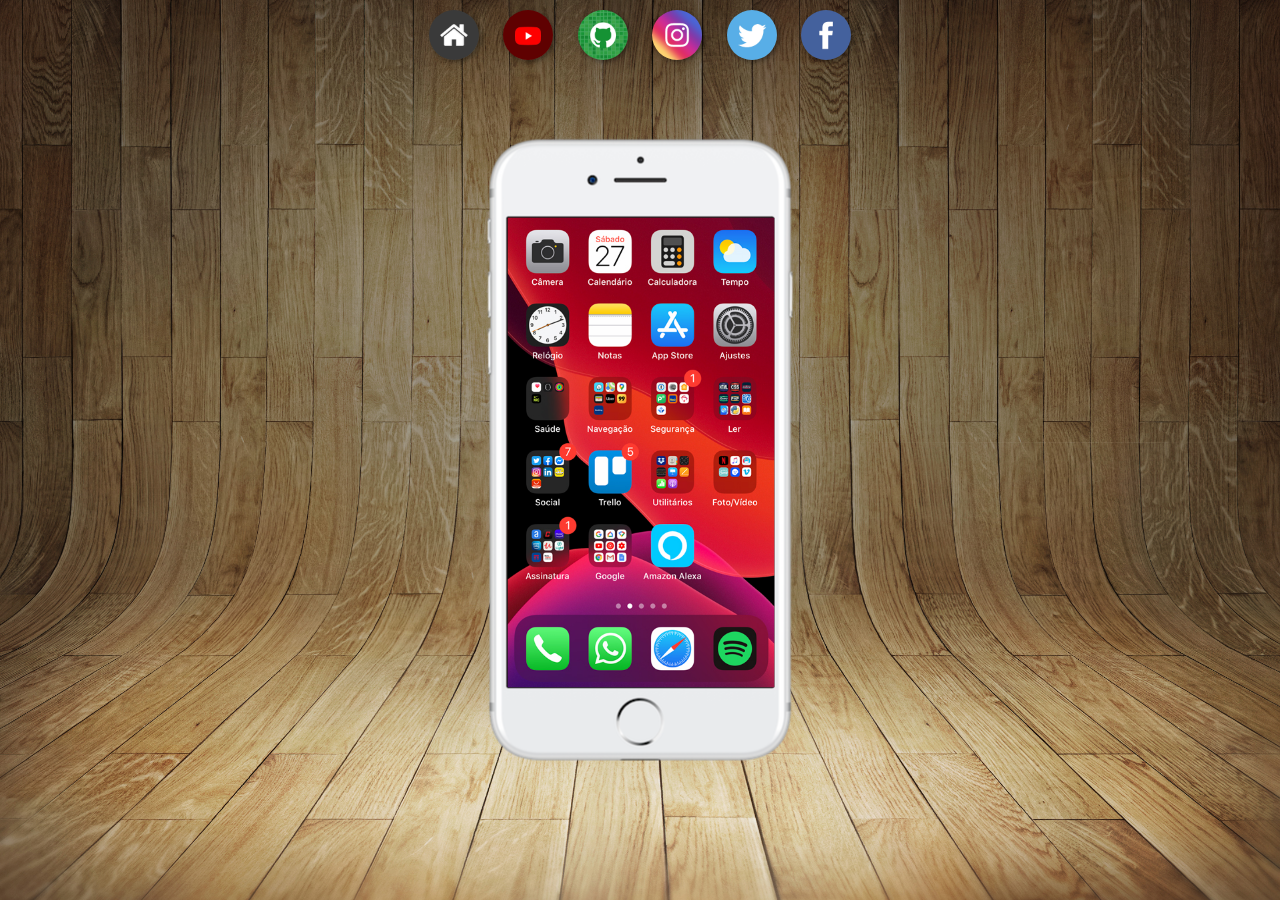
<file: index.html>
<!DOCTYPE html>
<html lang="pt-br">
<head>
    <meta charset="UTF-8">
    <meta http-equiv="X-UA-Compatible" content="IE=edge">
    <meta name="viewport" content="width=device-width, initial-scale=1.0">
    <title>Projeto Redes Sociais</title>
    <link rel="shortcut icon" href="favicon.ico" type="image/x-icon">
    <link rel="stylesheet" href="estilos/style.css">
</head>
<body>
    <main>
        <section id="fone">
            <iframe src="home.html" name="tela" id="tela" frameborder="0">
                Seu navegador não é compatível com isso.
            </iframe>
        </section>
        <section id="redes-sociais">
            <a href="home.html" target="tela"><img src="imagens/logo-home.jpg" alt="home"></a>
            <a href="youtube.html" target="tela"><img src="imagens/logo-youtube.jpg" alt="Youtube"></a>
            <a href="github.html" target="tela"><img src="imagens/logo-github.jpg" alt="GitHub"></a>
            <a href="instagram.html" target="tela"><img src="imagens/logo-instagram.jpg" alt="Instagram"></a>
            <a href="twitter.html" target="tela"><img src="imagens/logo-twitter.jpg" alt="Twitter"></a>
            <a href="facebook.html" target="tela"><img src="imagens/logo-facebook.jpg" alt="Facebook"></a>
        </section>
    </main>
</body>
</html>
</file>
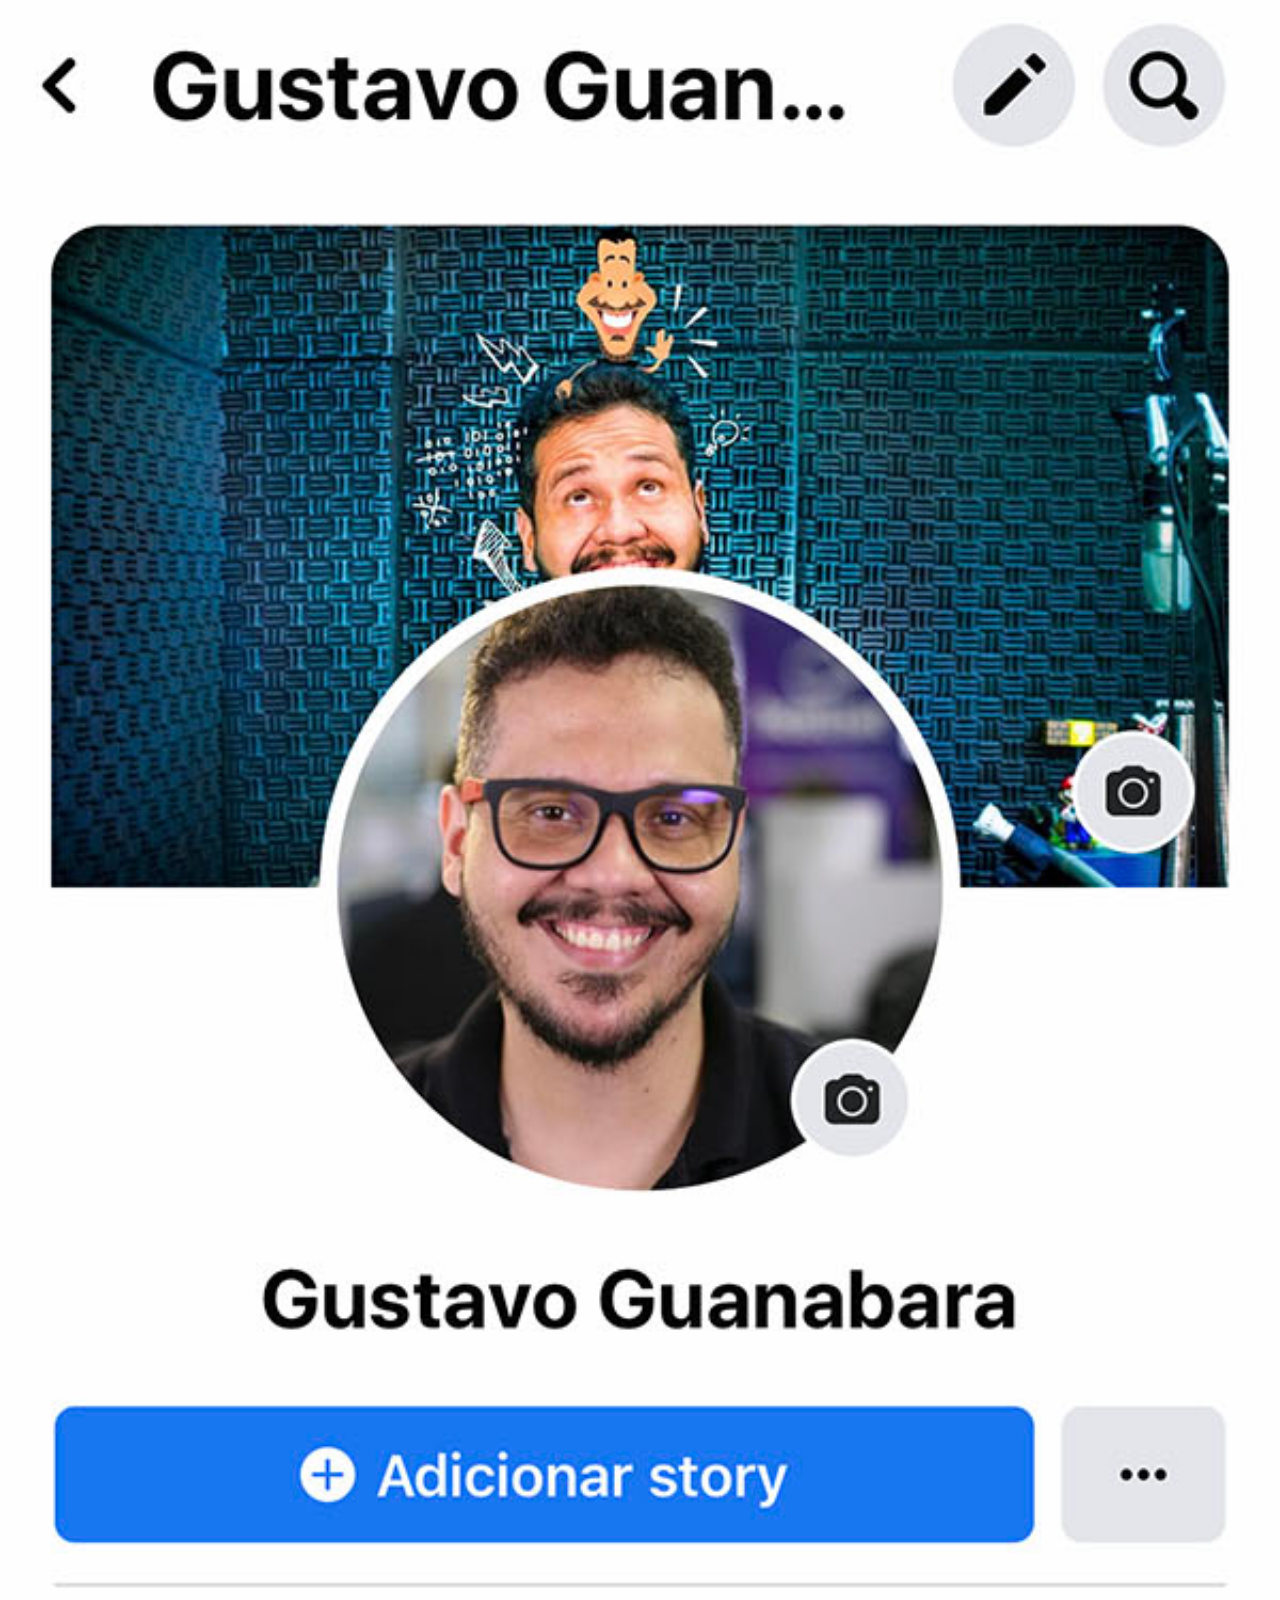
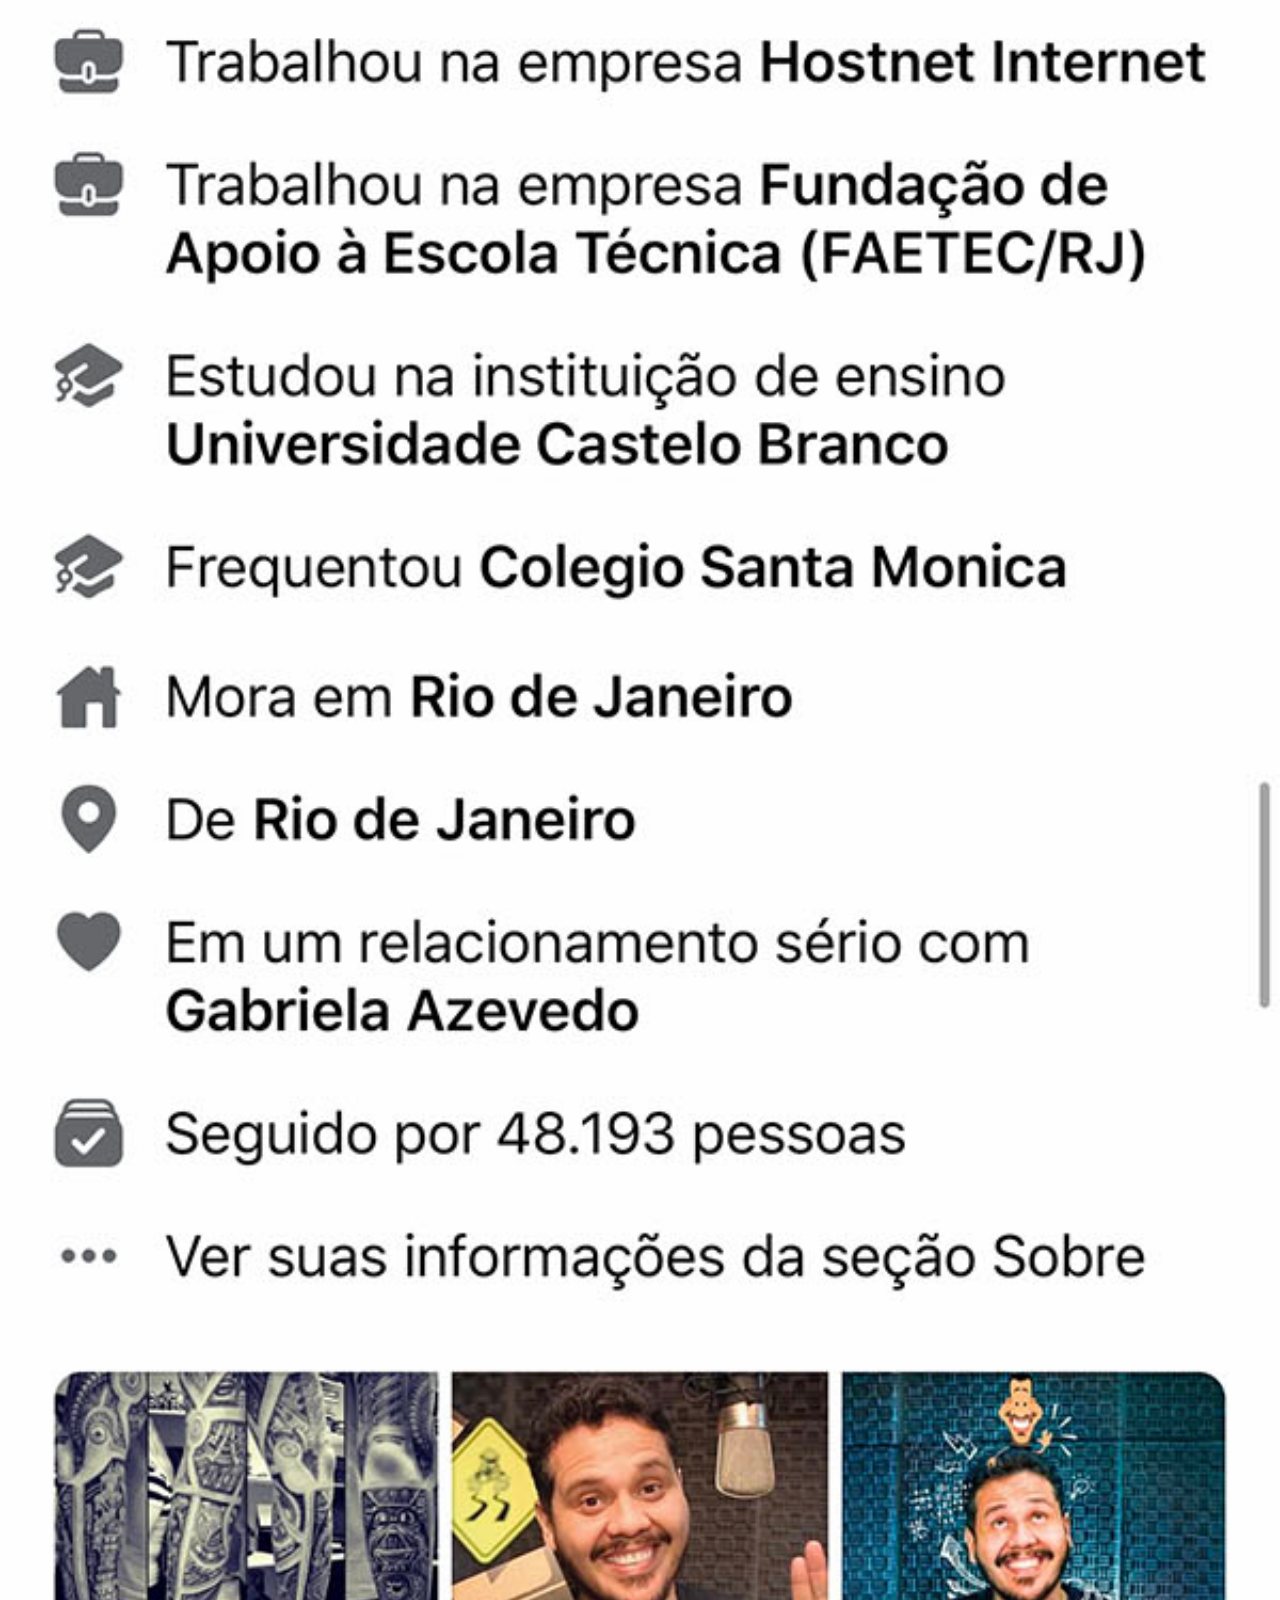
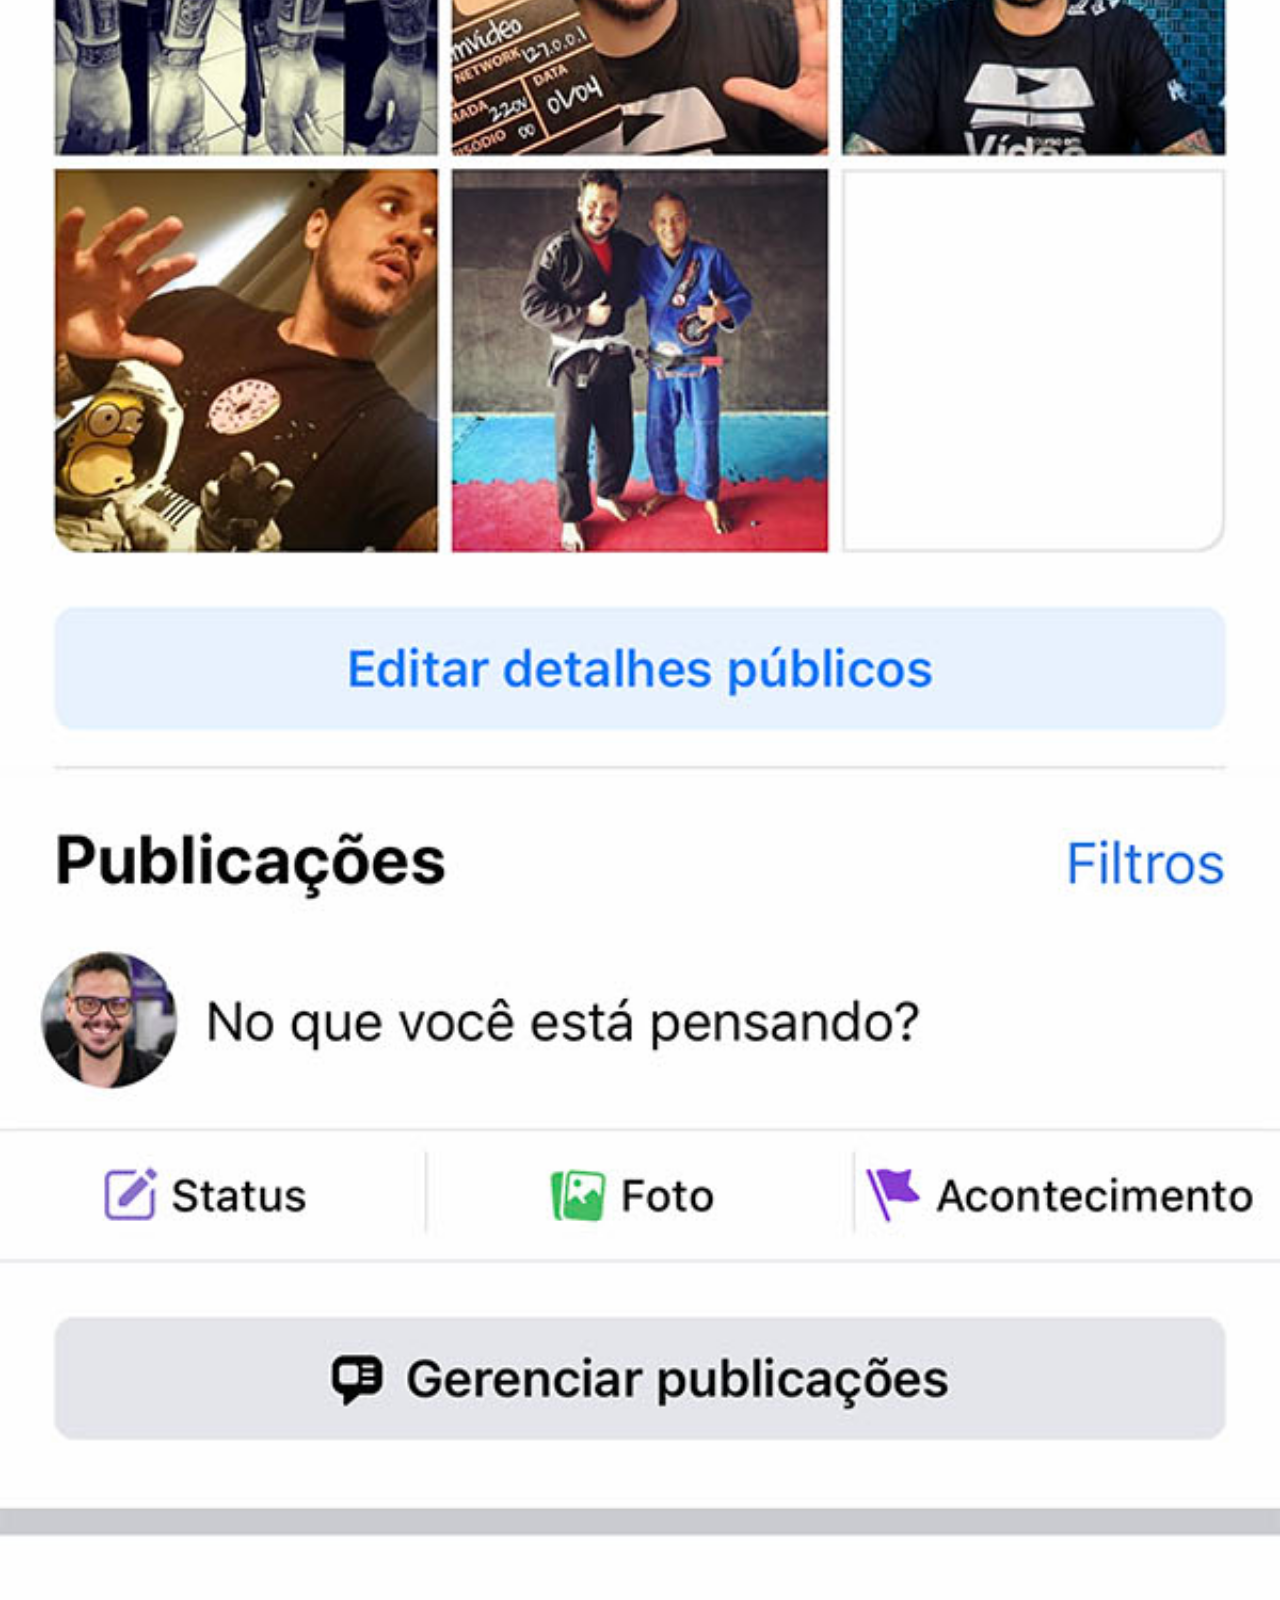
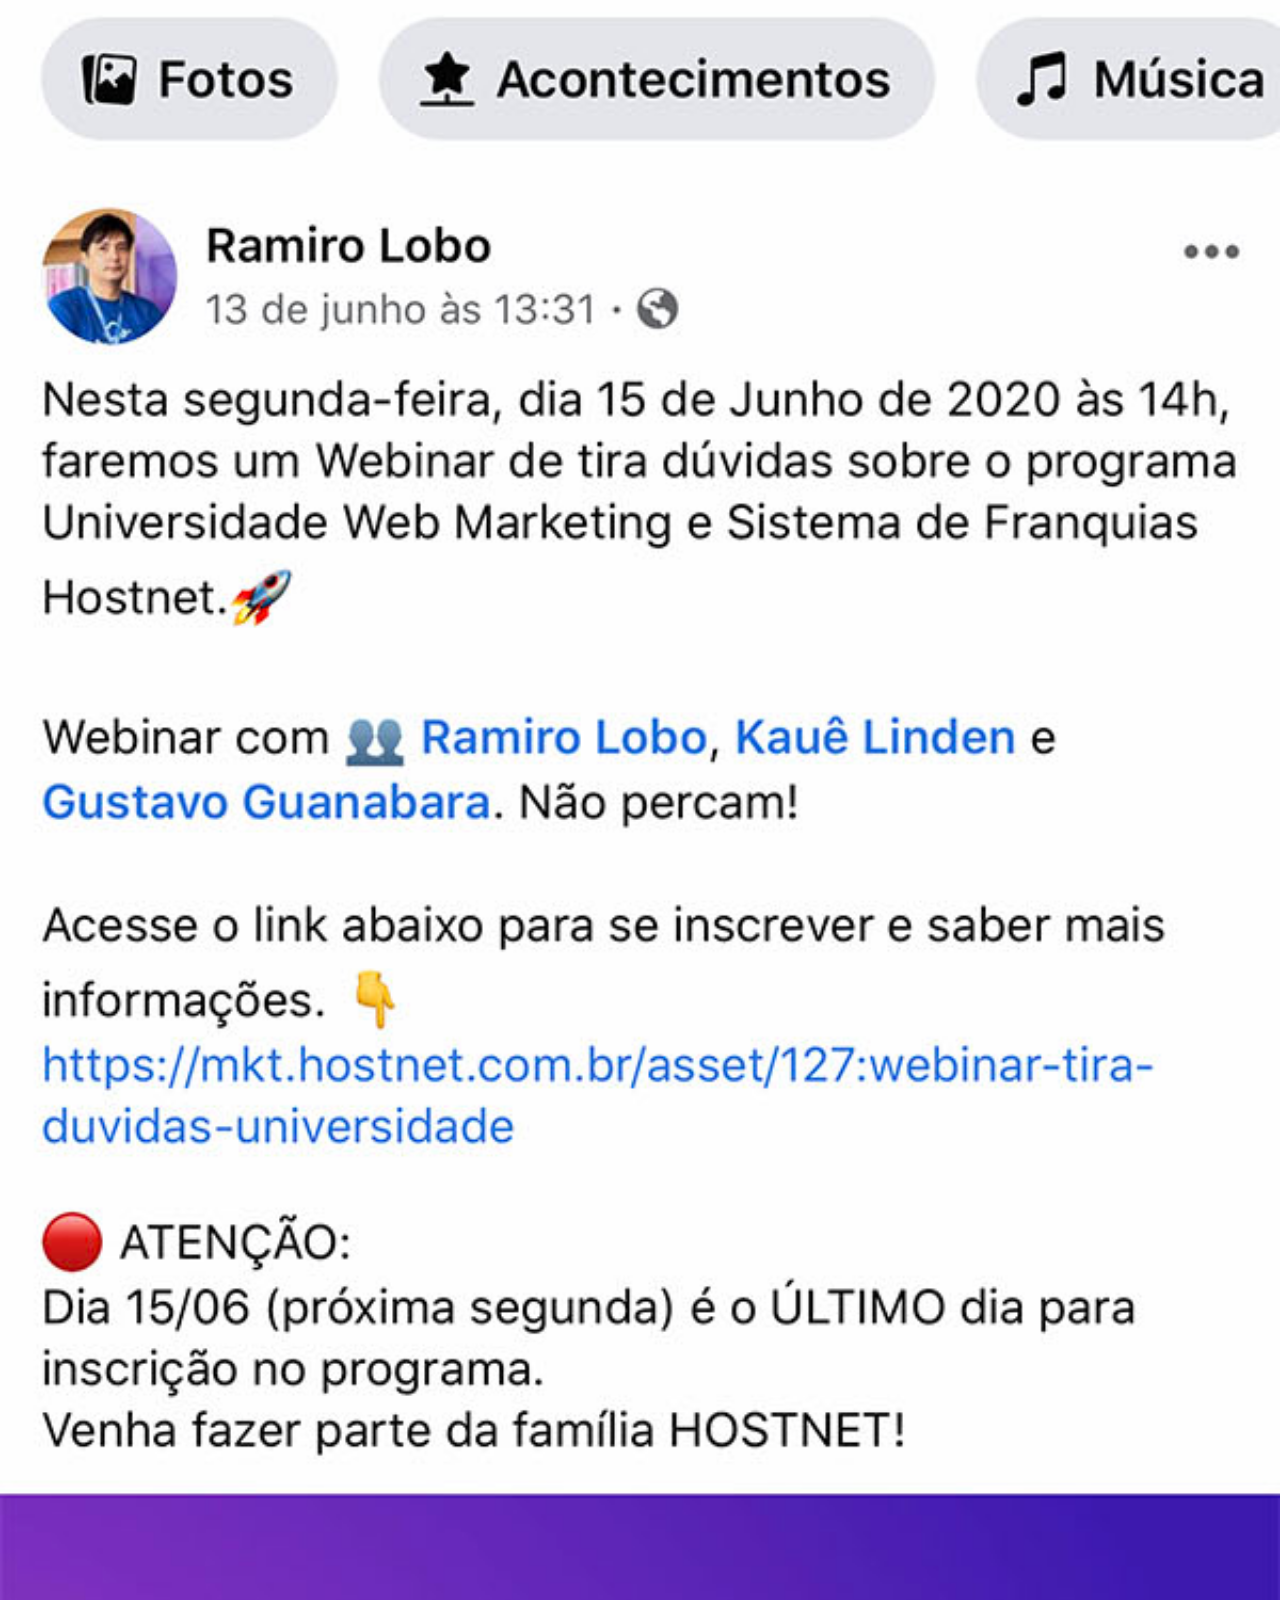
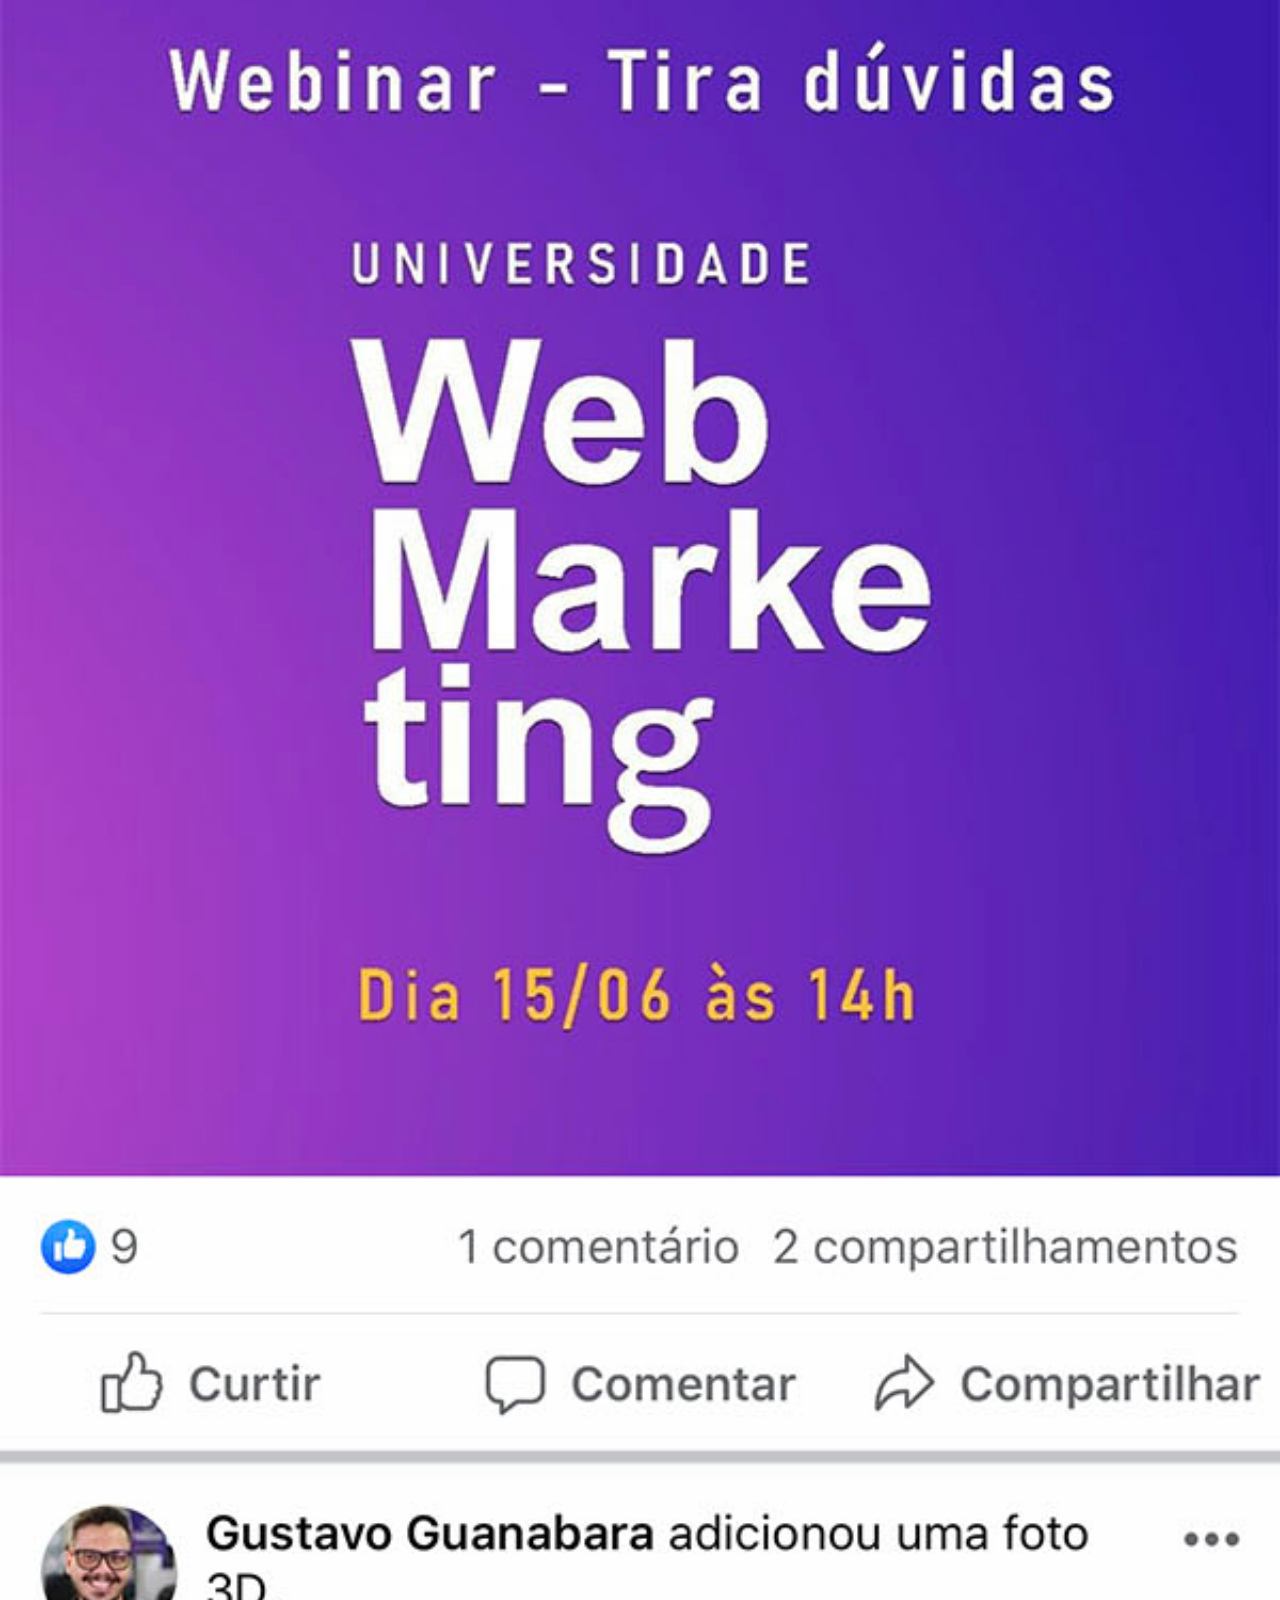
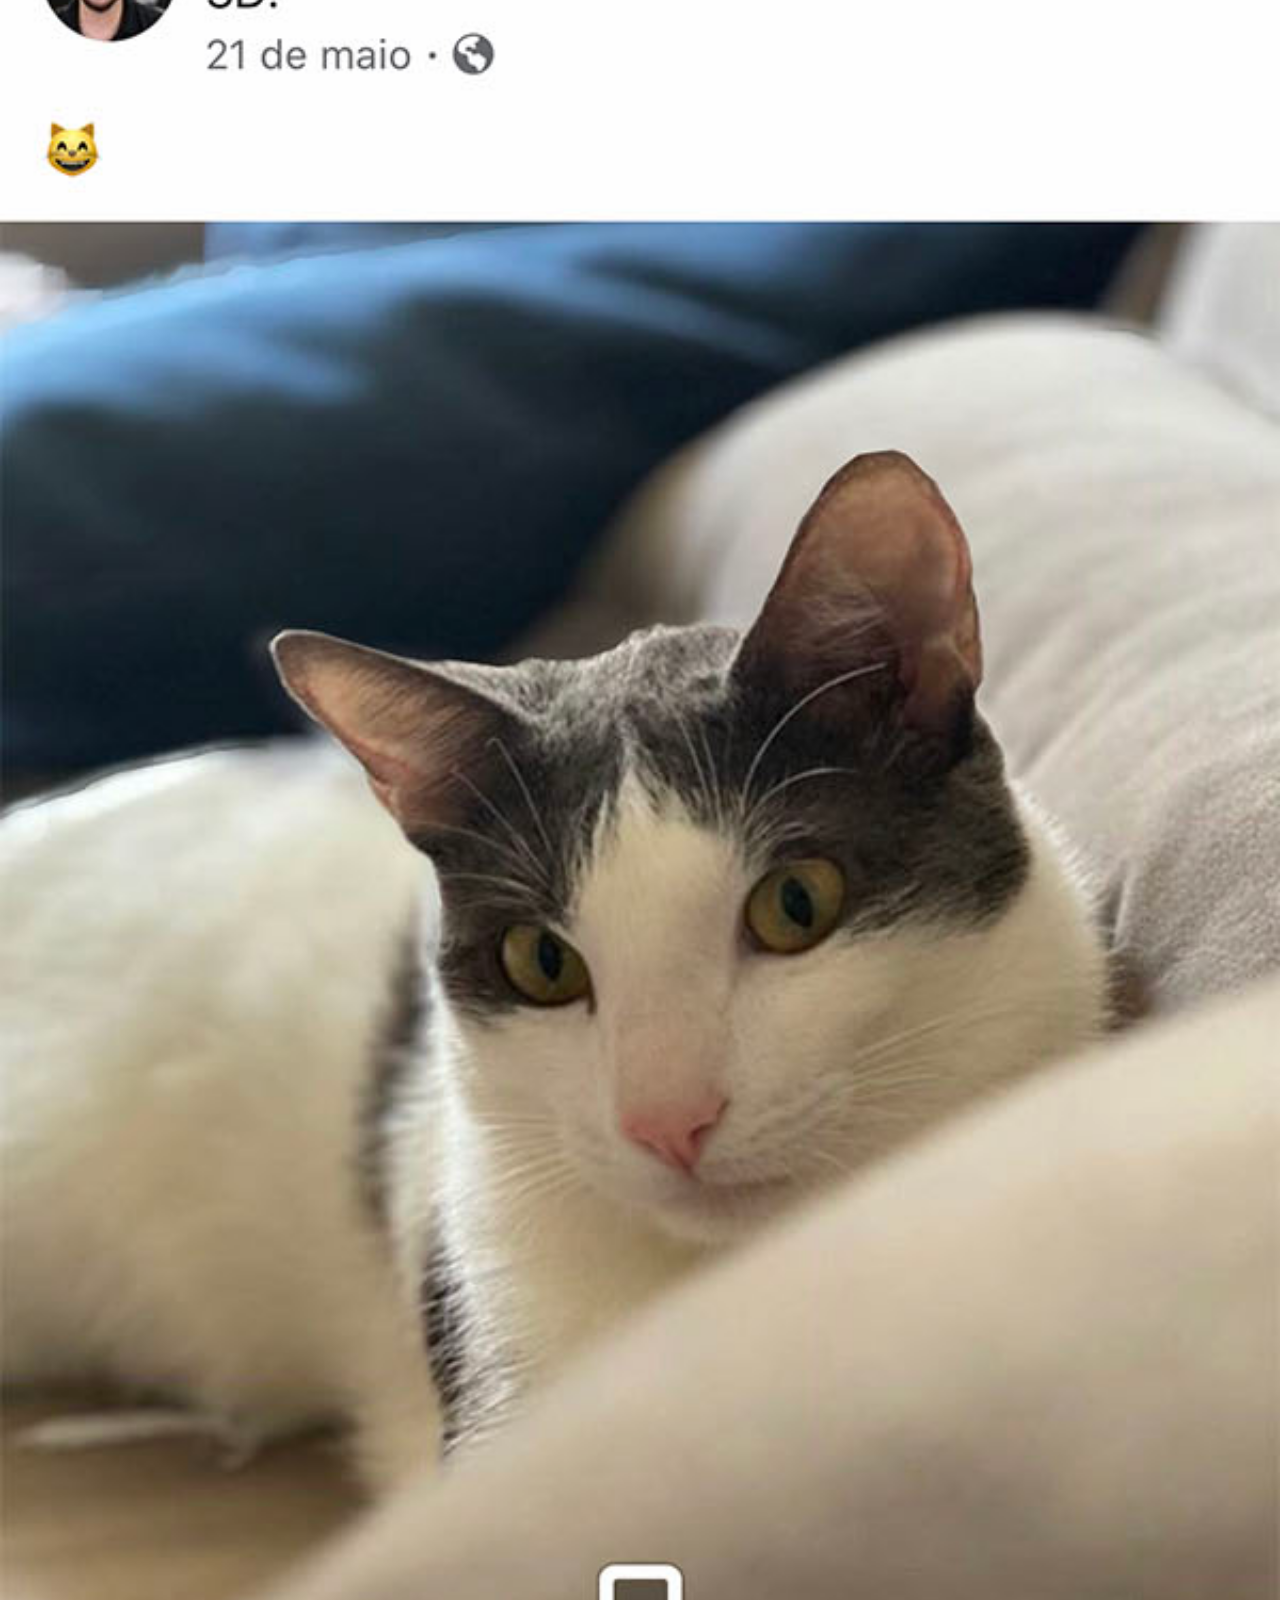
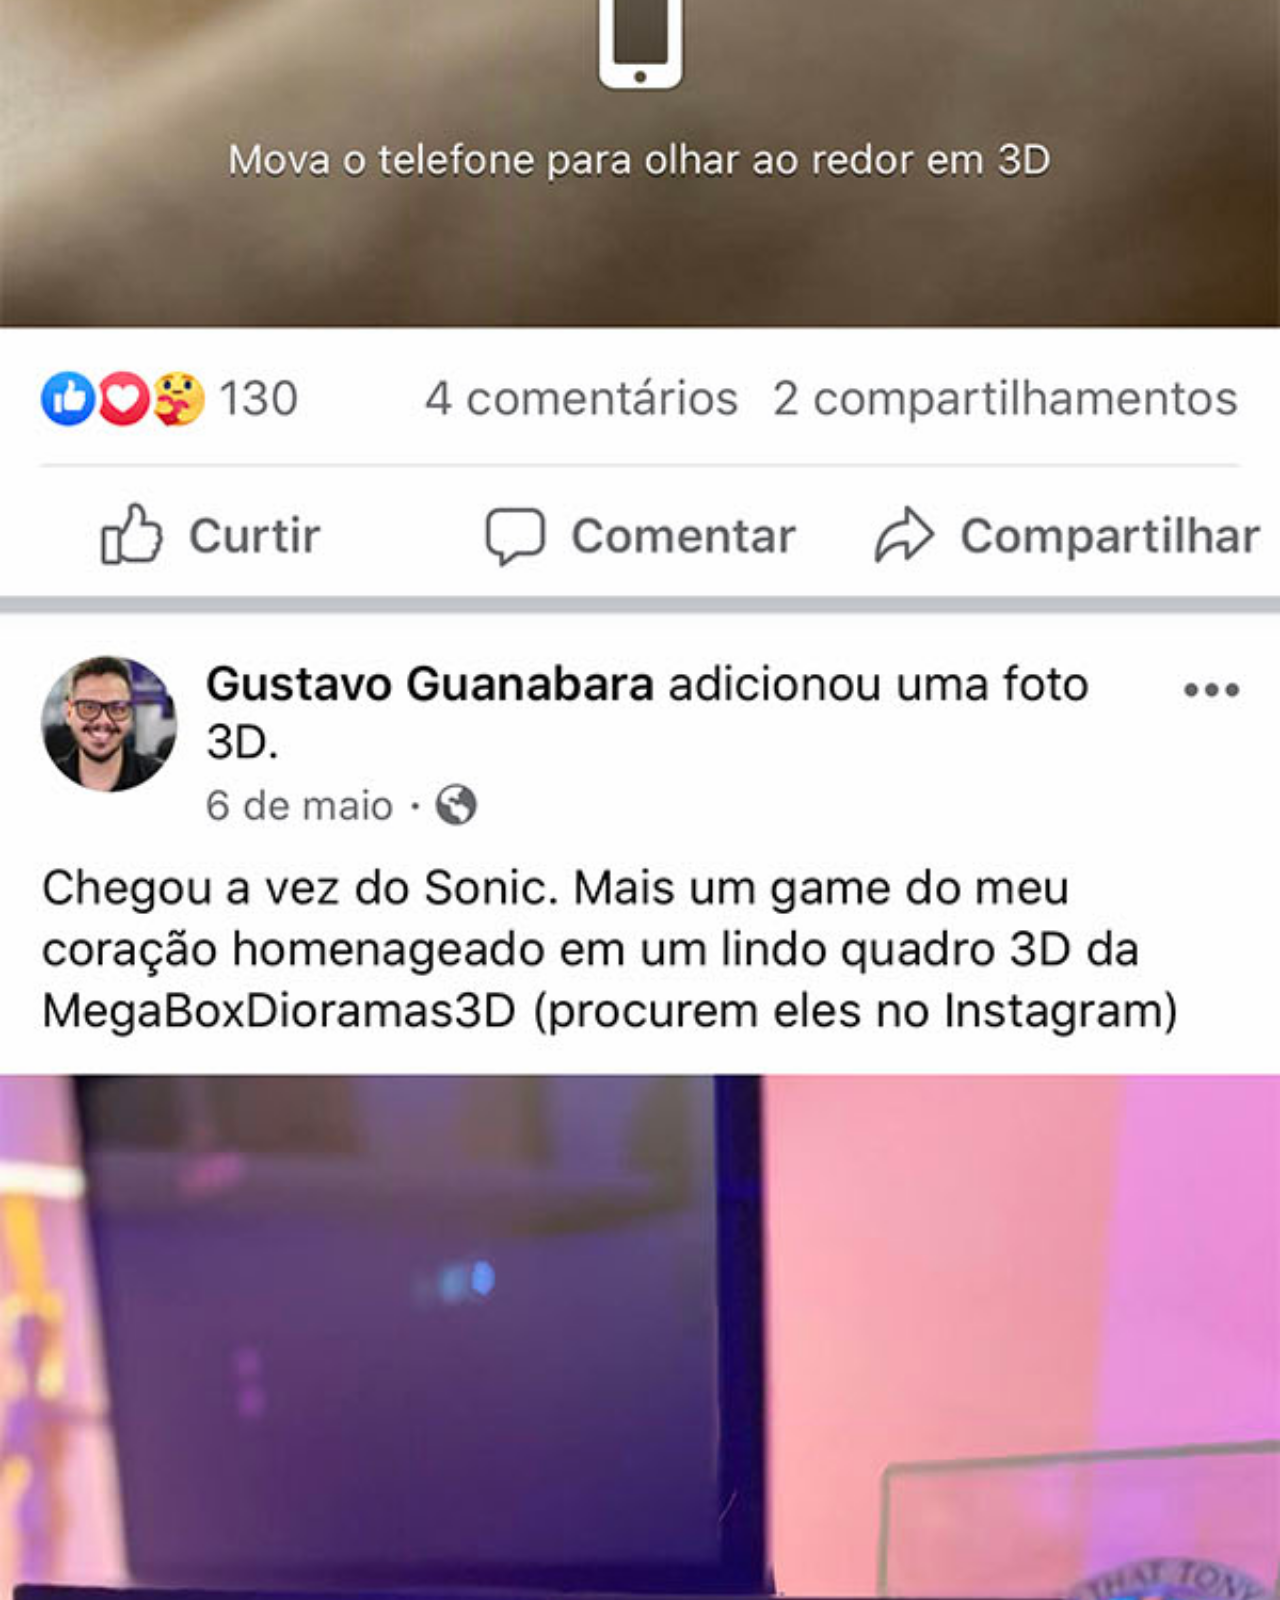
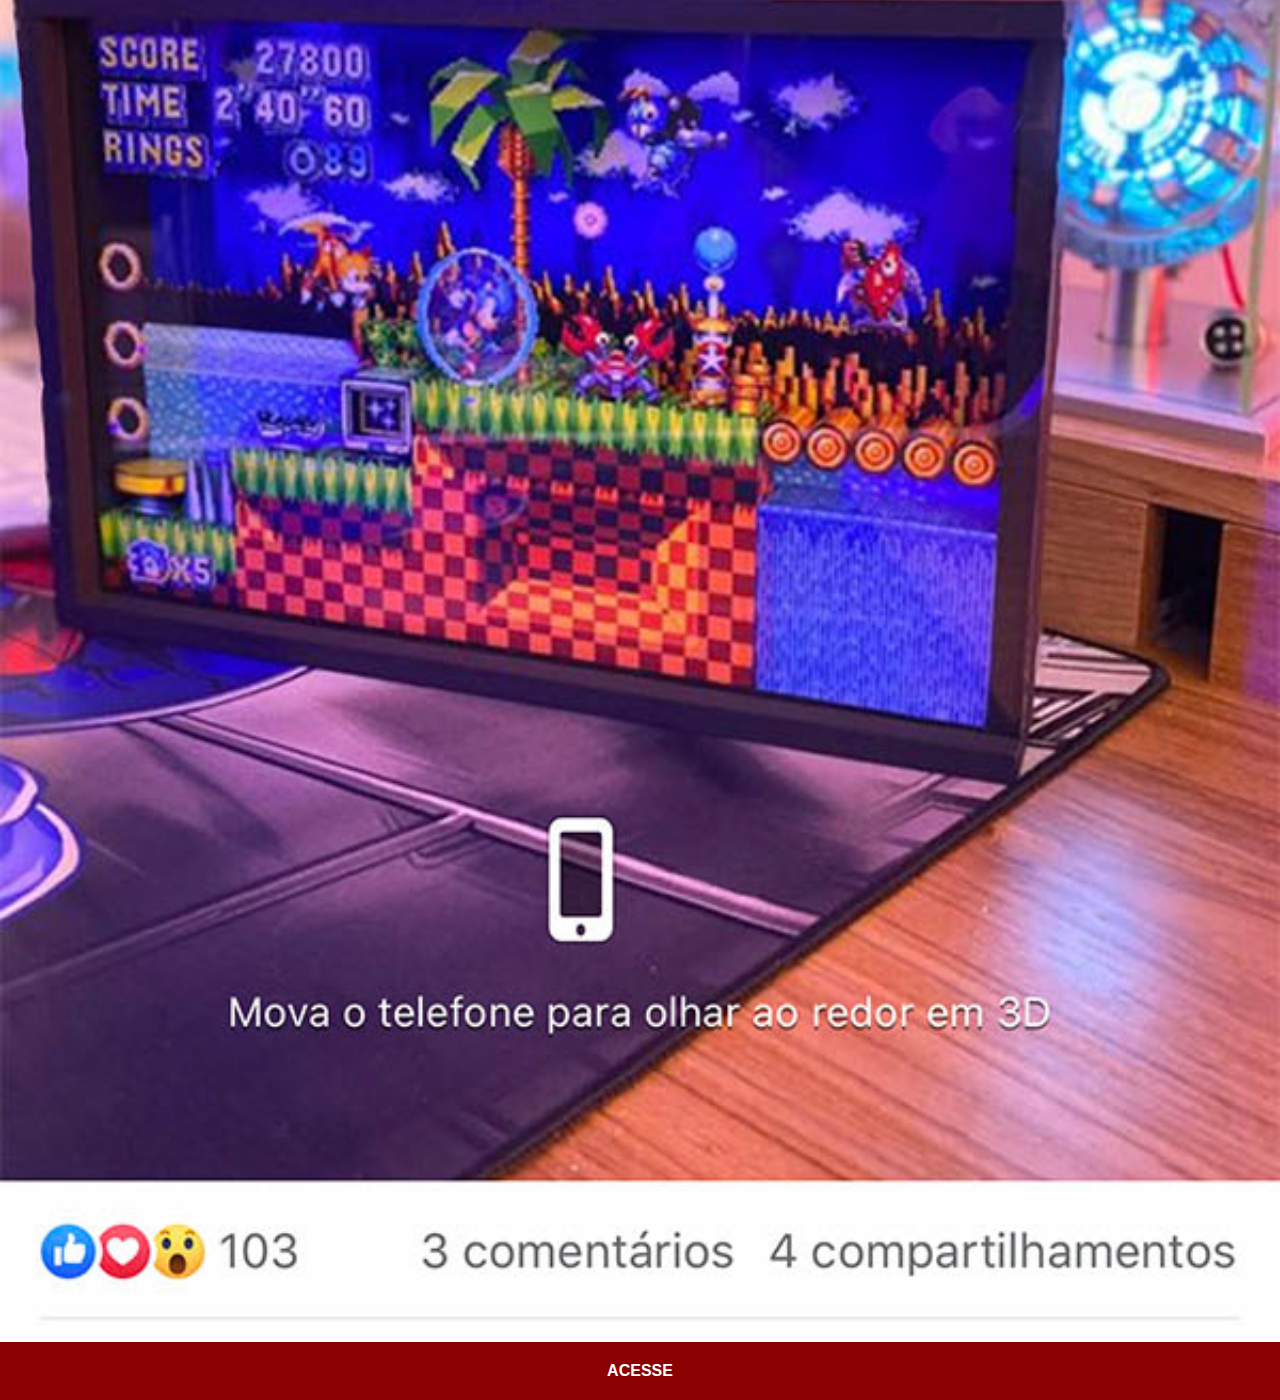
<file: facebook.html>
<!DOCTYPE html>
<html lang="pt-br">
<head>
    <meta charset="UTF-8">
    <meta http-equiv="X-UA-Compatible" content="IE=edge">
    <meta name="viewport" content="width=device-width, initial-scale=1.0">
    <title>Facebook</title>
    <link rel="stylesheet" href="estilos/social.css">
</head>
<body>
    <img src="imagens/tela-facebook.jpg" alt="Facebook">
    <a href="https://www.facebook.com/gustavoguanabara/" target="_blank">ACESSE</a>
</body>
</html>
</file>
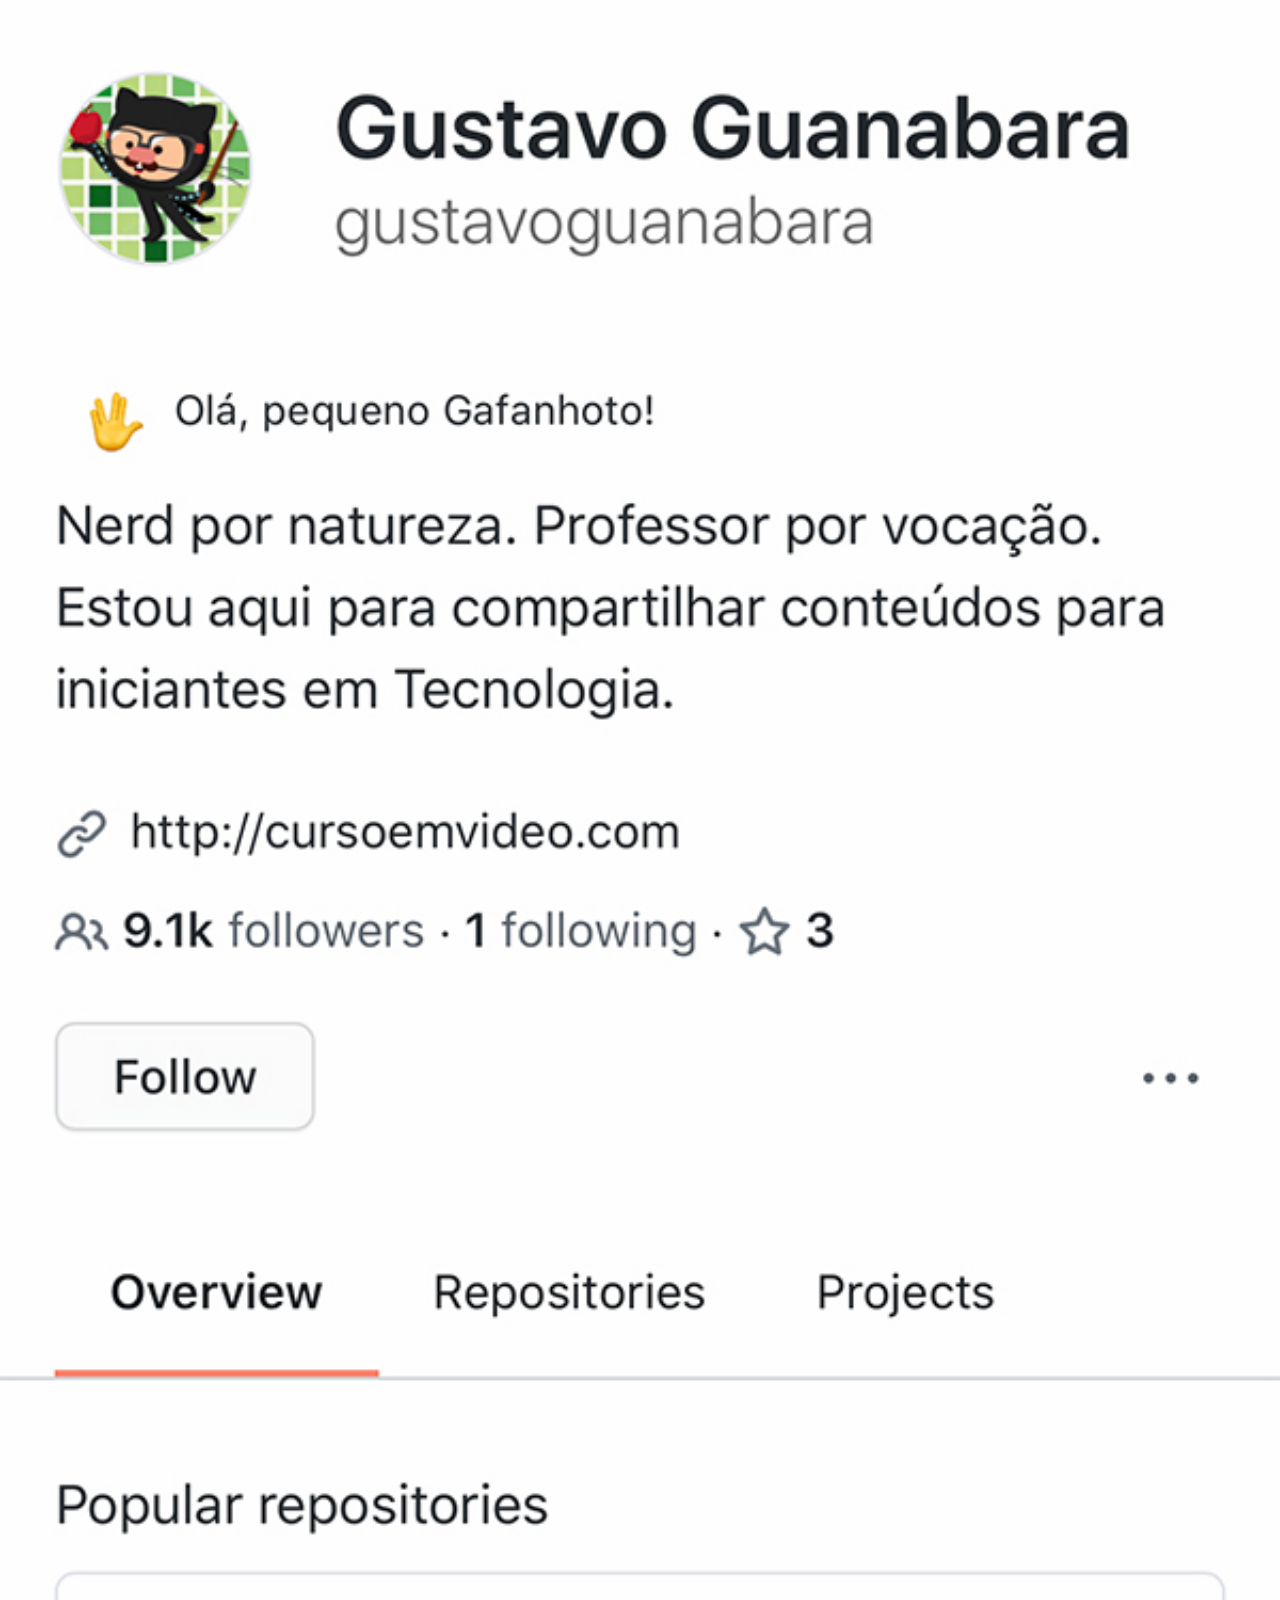
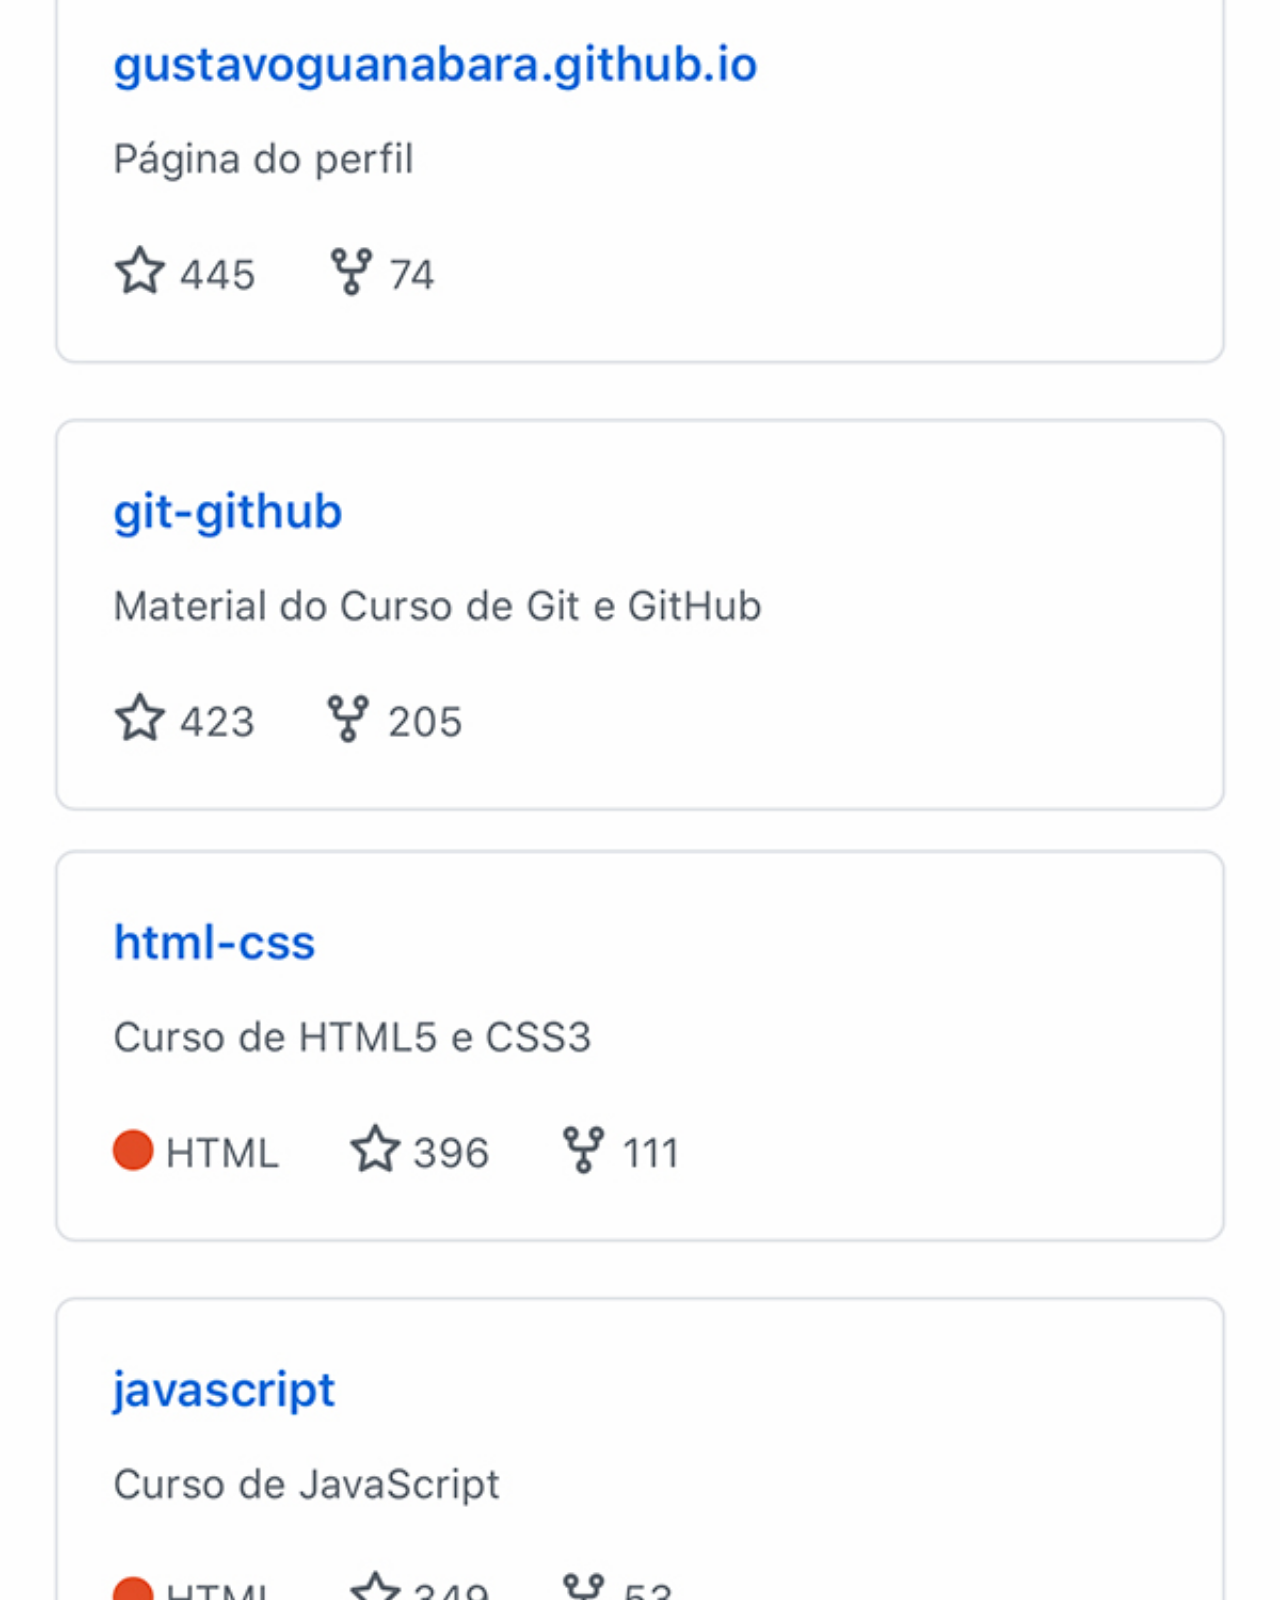
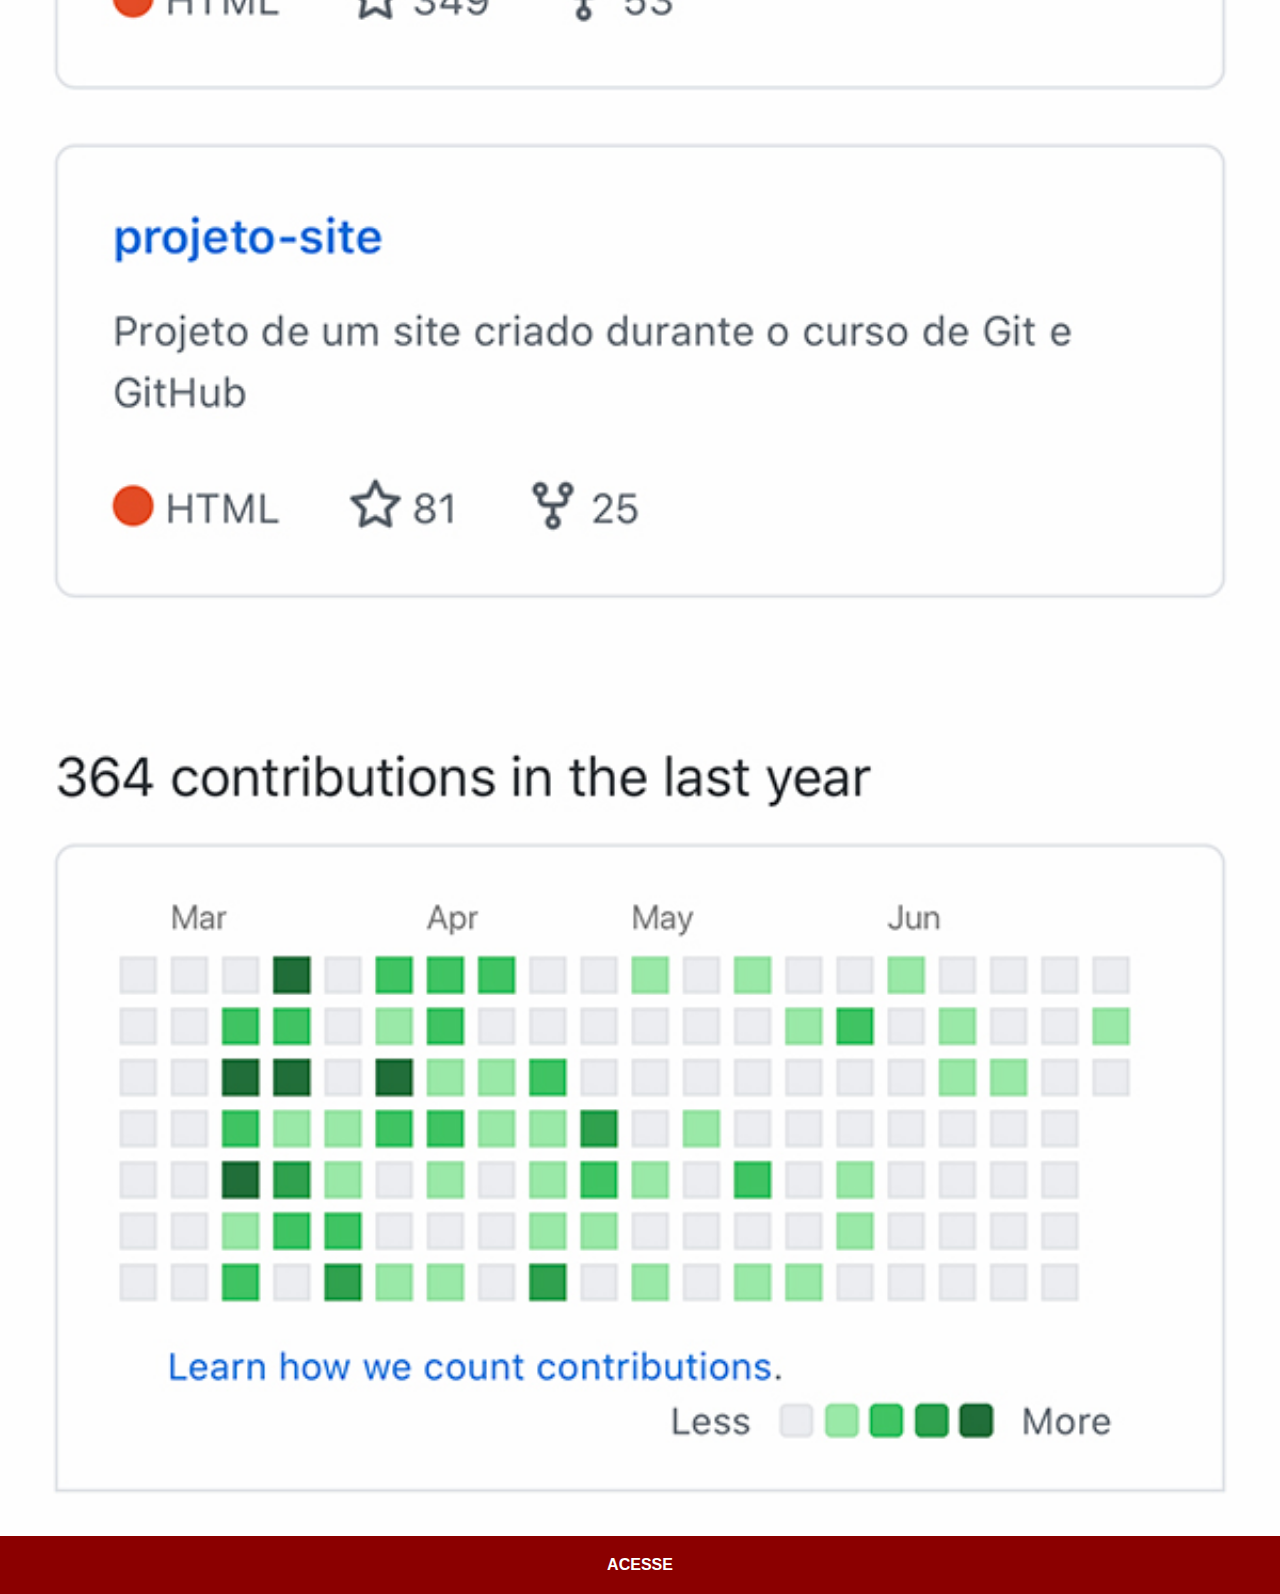
<file: github.html>
<!DOCTYPE html>
<html lang="pt-br">
<head>
    <meta charset="UTF-8">
    <meta http-equiv="X-UA-Compatible" content="IE=edge">
    <meta name="viewport" content="width=device-width, initial-scale=1.0">
    <title>GitHub</title>
    <link rel="stylesheet" href="estilos/social.css">
</head>
<body>
    <img src="imagens/tela-github.jpg" alt="youtube">
    <a href="https://github.com/gustavoguanabara" target="_blank">ACESSE</a>
</body>
</html>
</file>
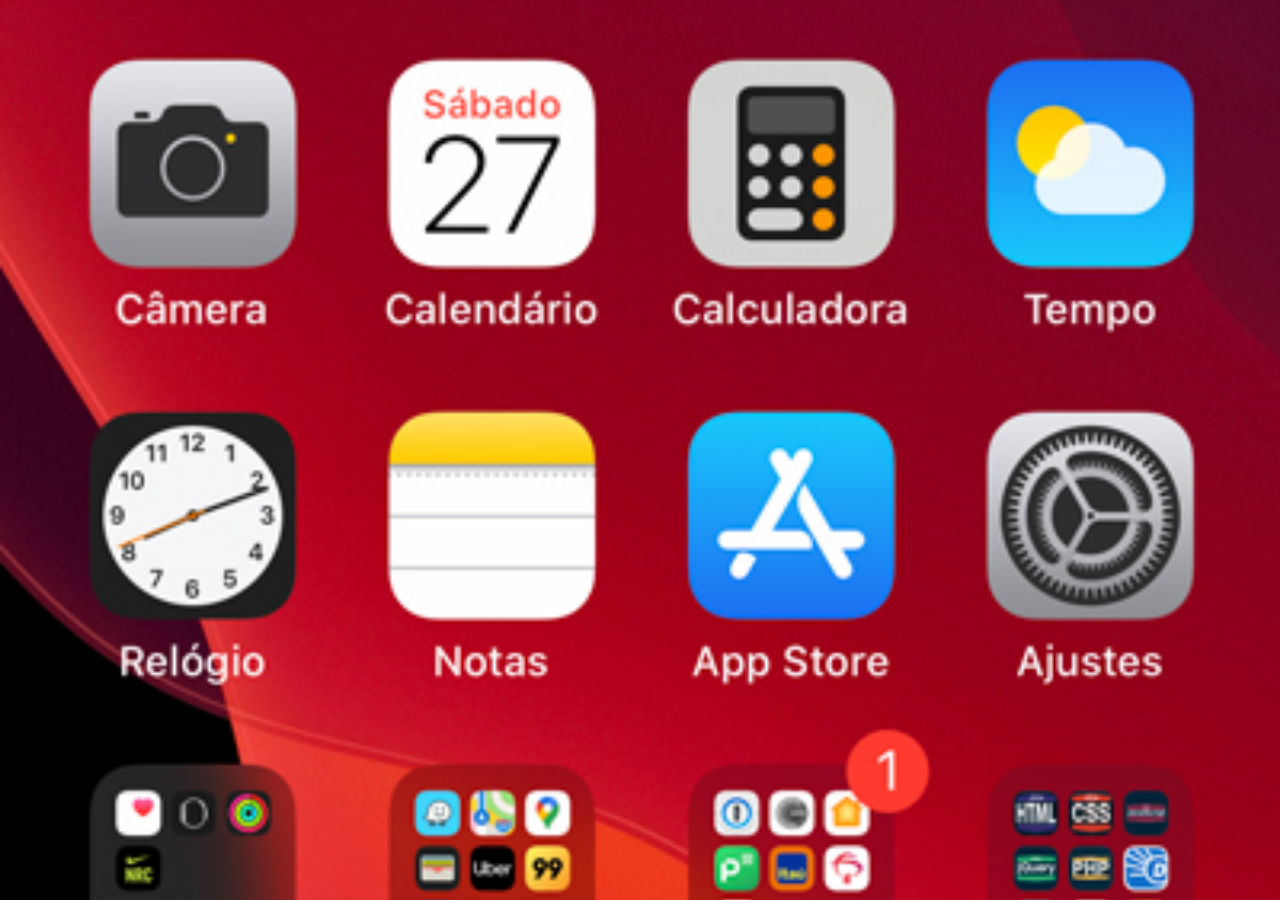
<file: home.html>
<!DOCTYPE html>
<html lang="pt-br">
<head>
    <meta charset="UTF-8">
    <meta http-equiv="X-UA-Compatible" content="IE=edge">
    <meta name="viewport" content="width=device-width, initial-scale=1.0">
    <title>Home</title>
    <style>
        * {
            margin: 0px;
            padding: 0px;
        }

        body {
            width: 100vw;
            height: 100vh;
            background: black url(imagens/tela-home.jpg) no-repeat top center;
            background-size: cover;
        }
    </style>
</head>
<body>
    
</body>
</html>
</file>
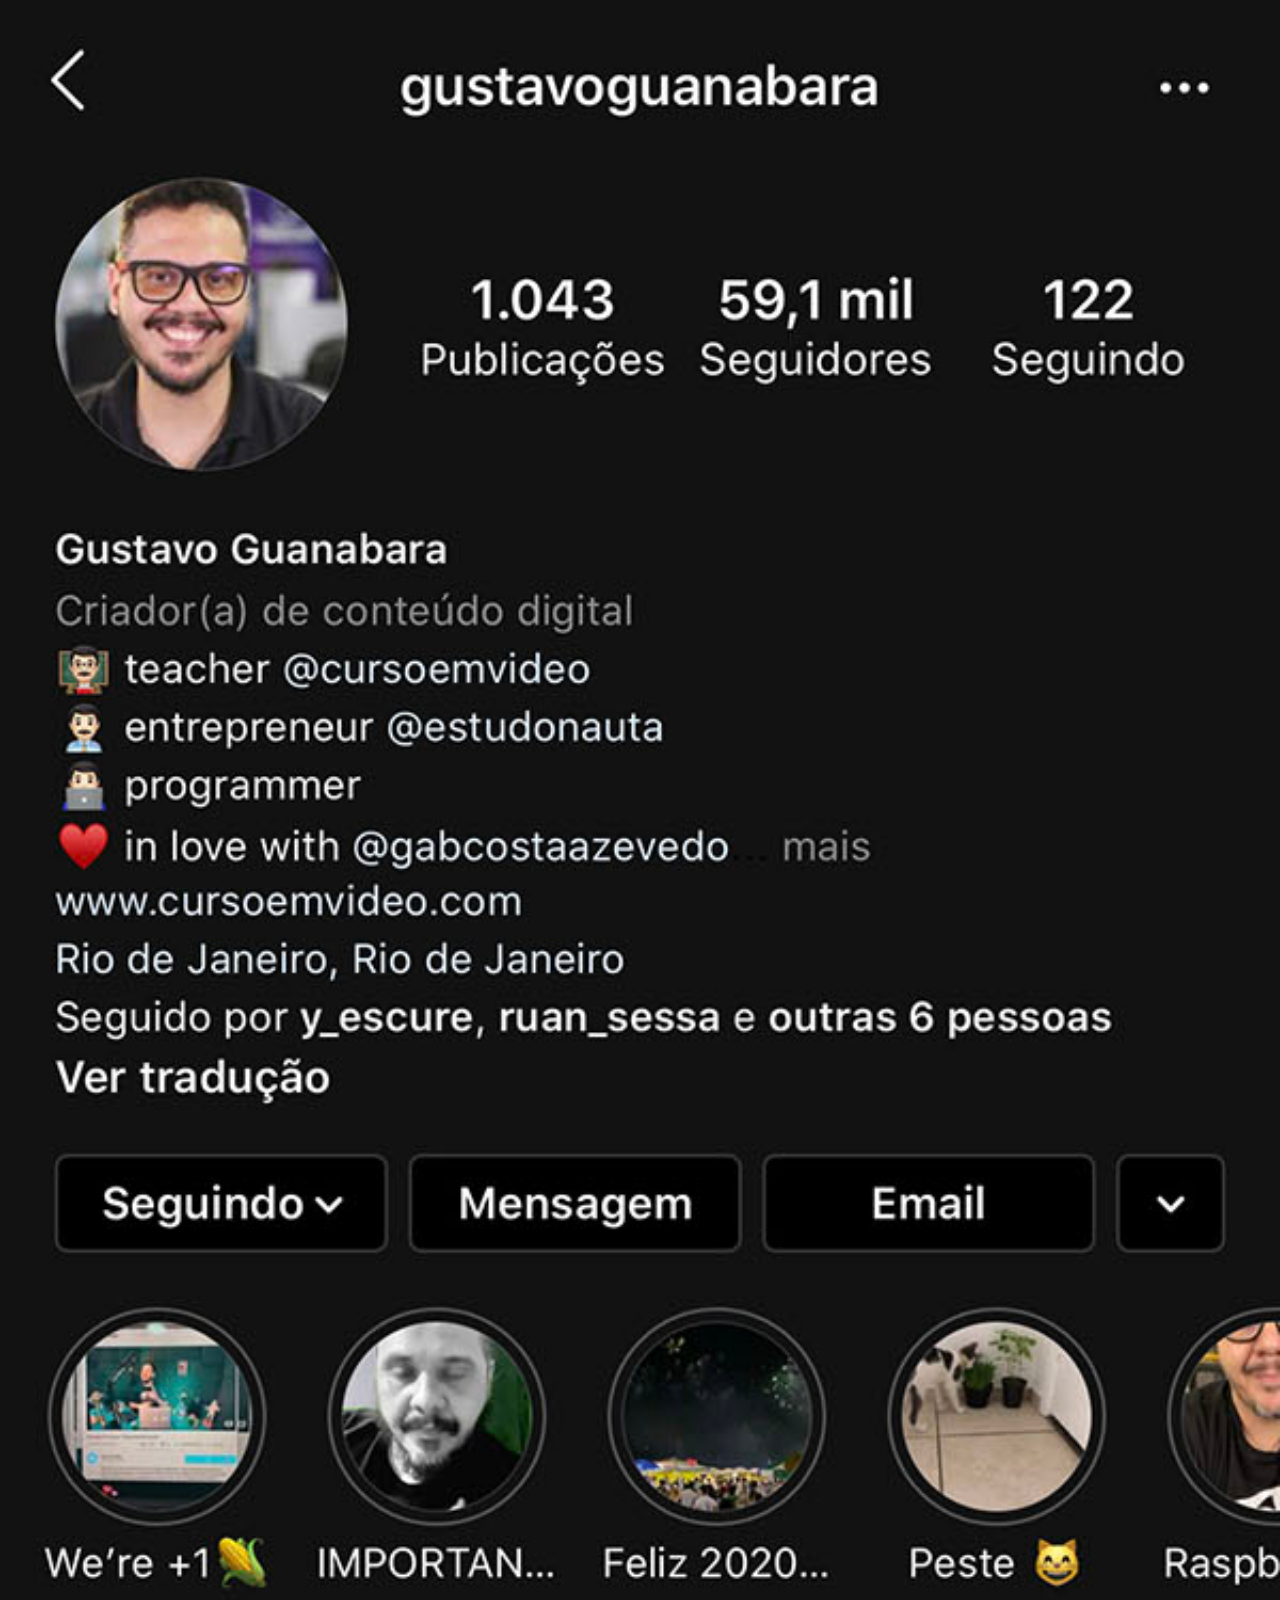
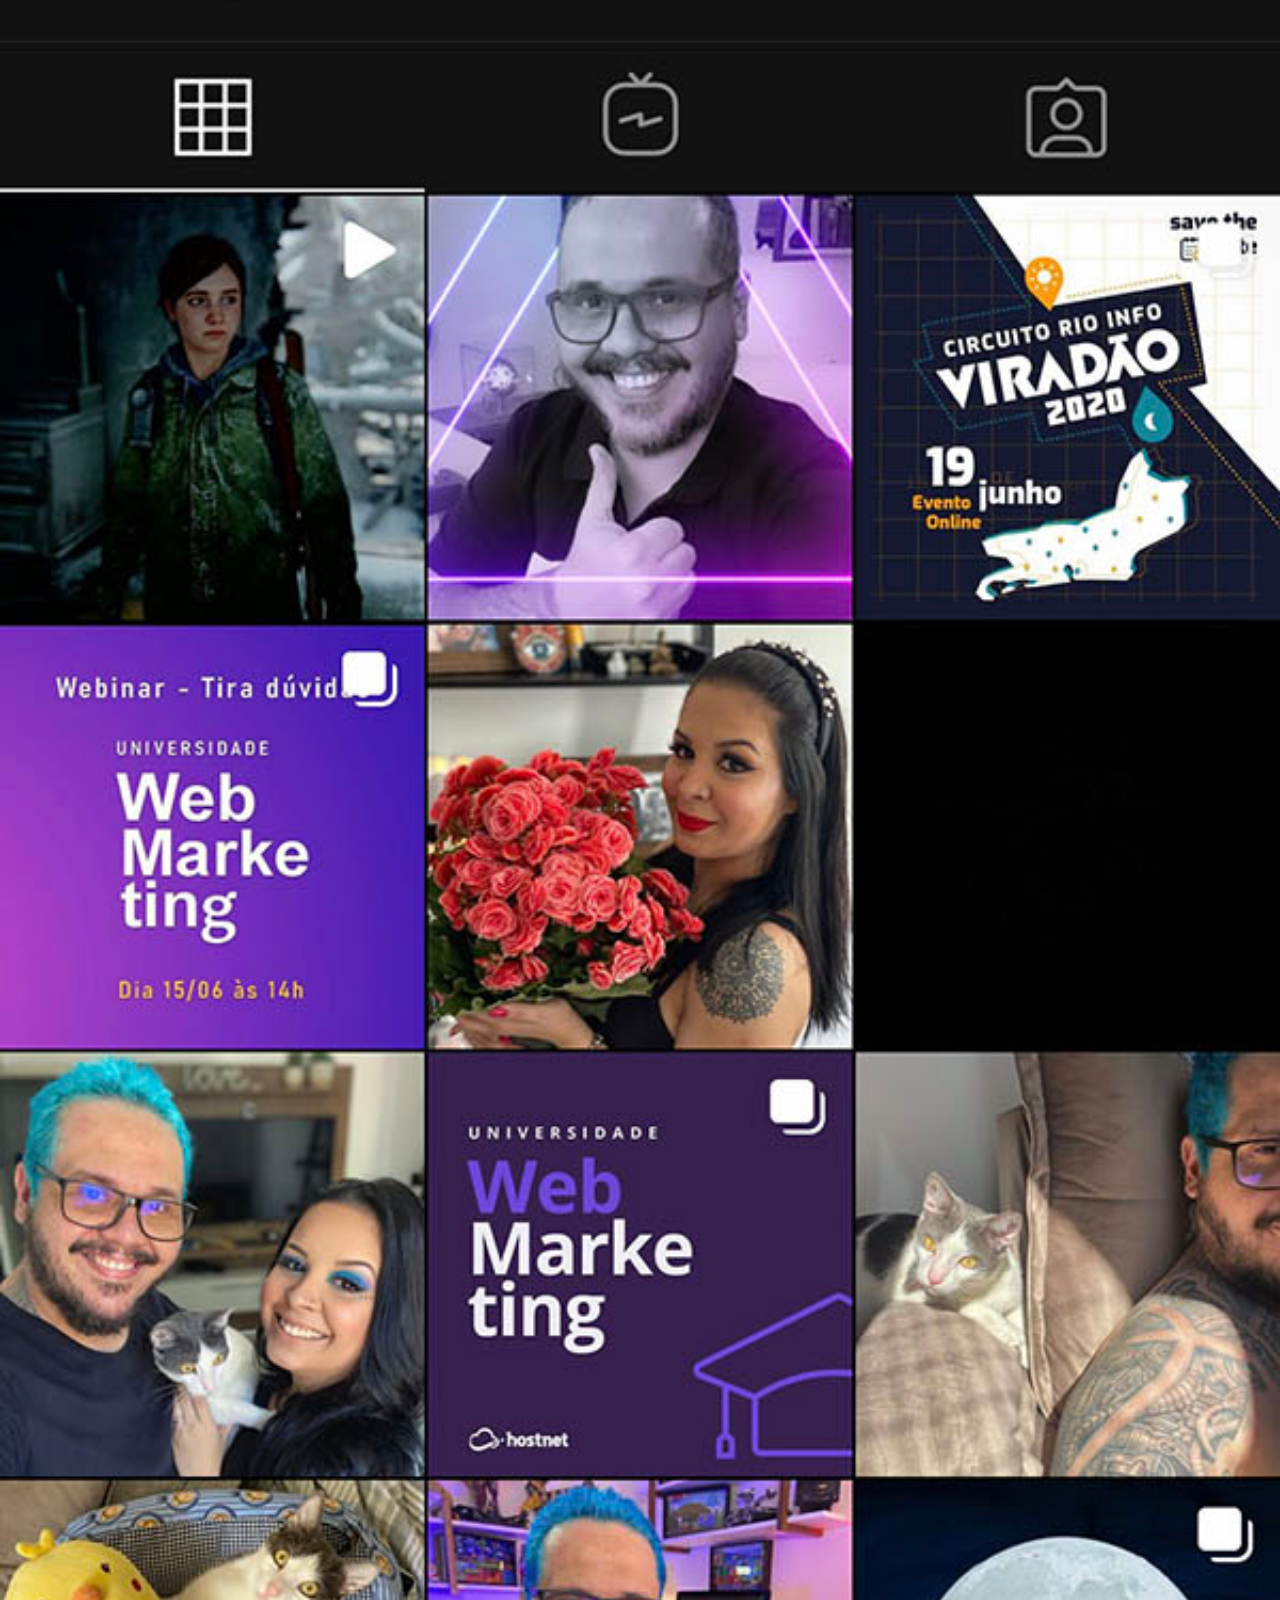
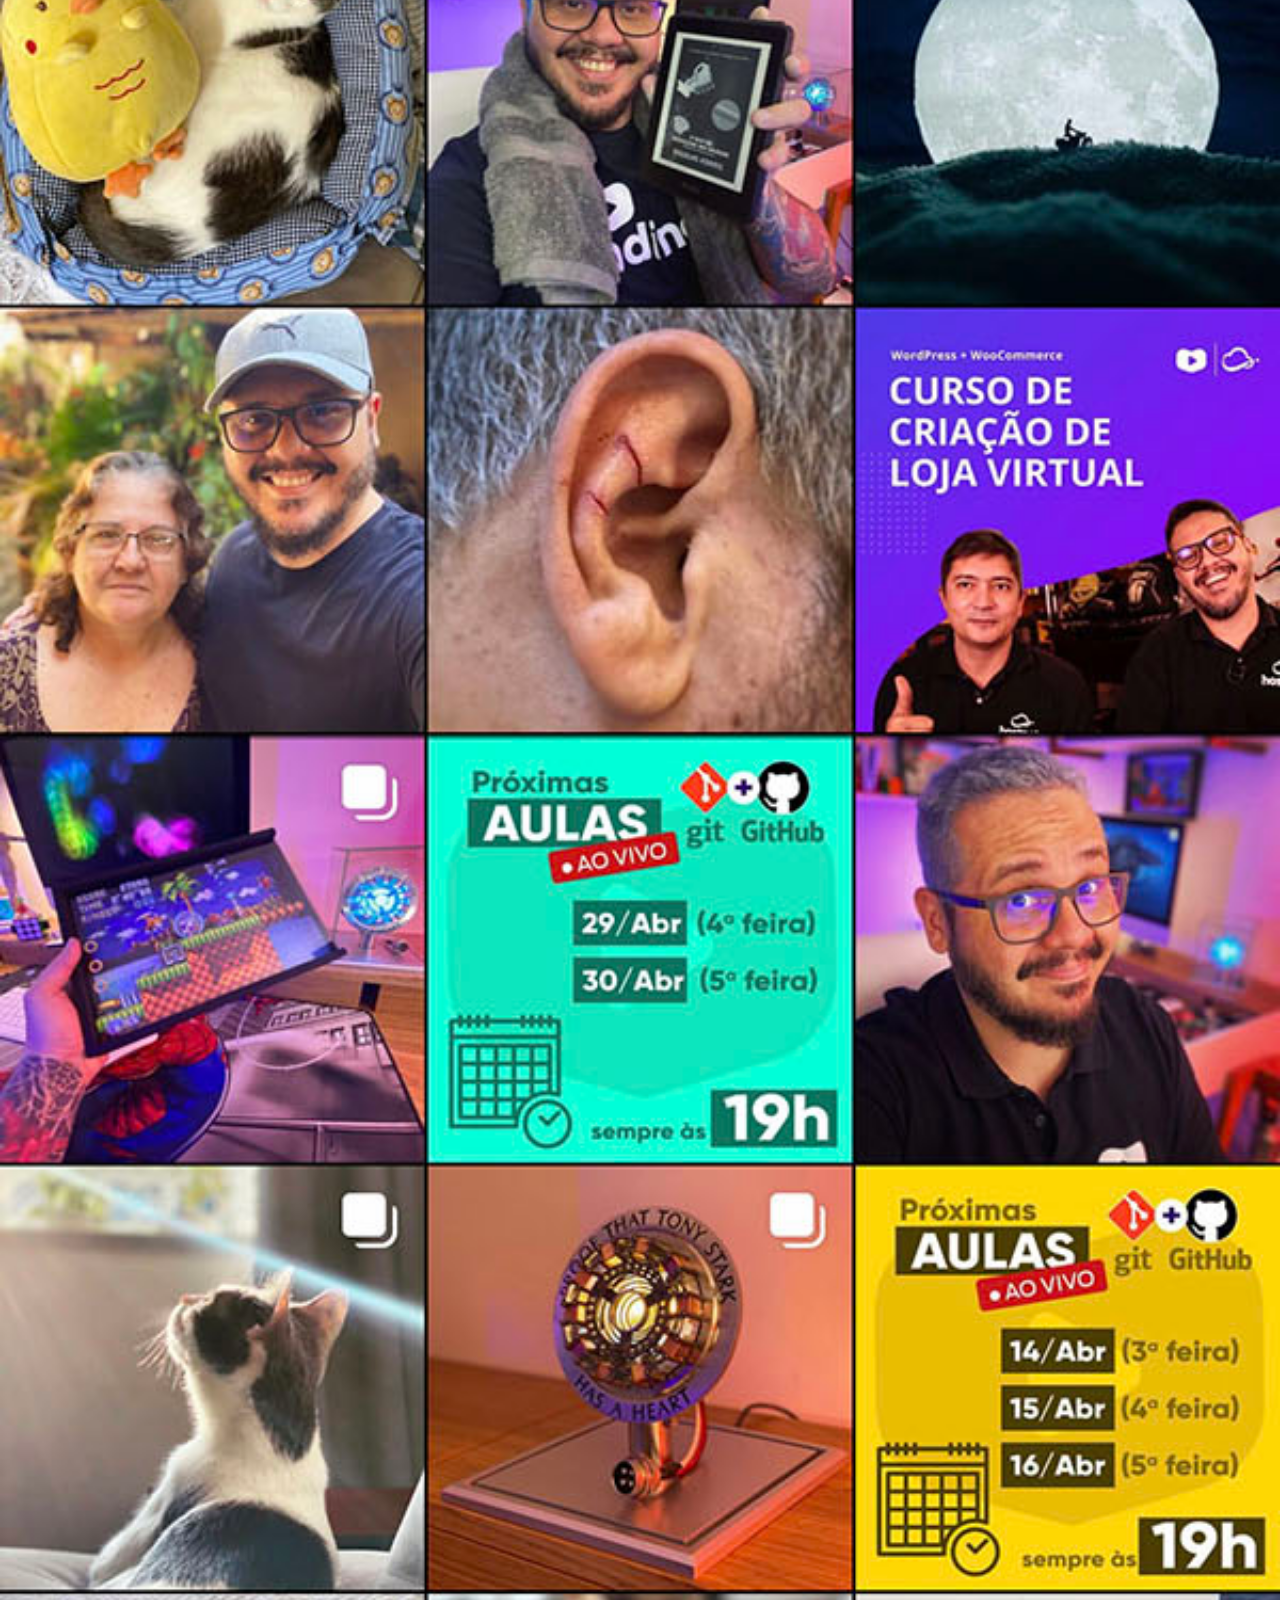
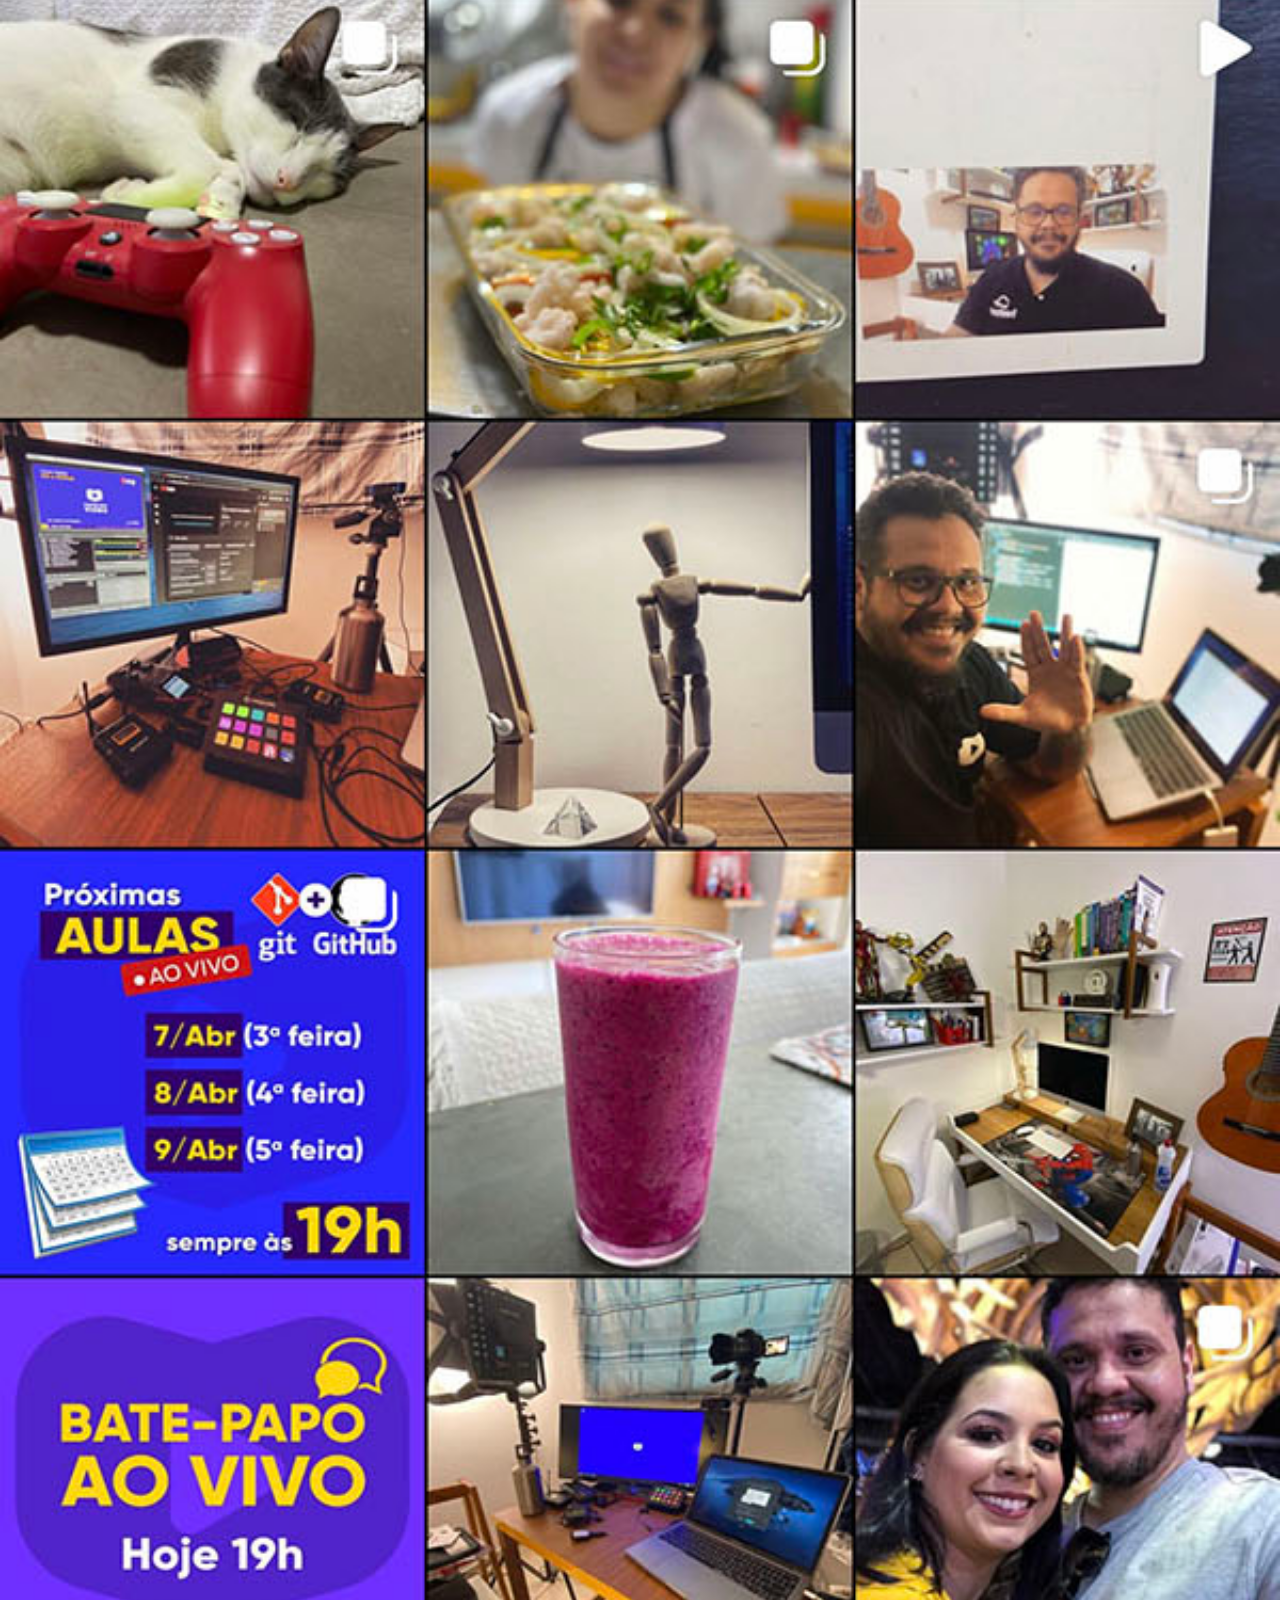
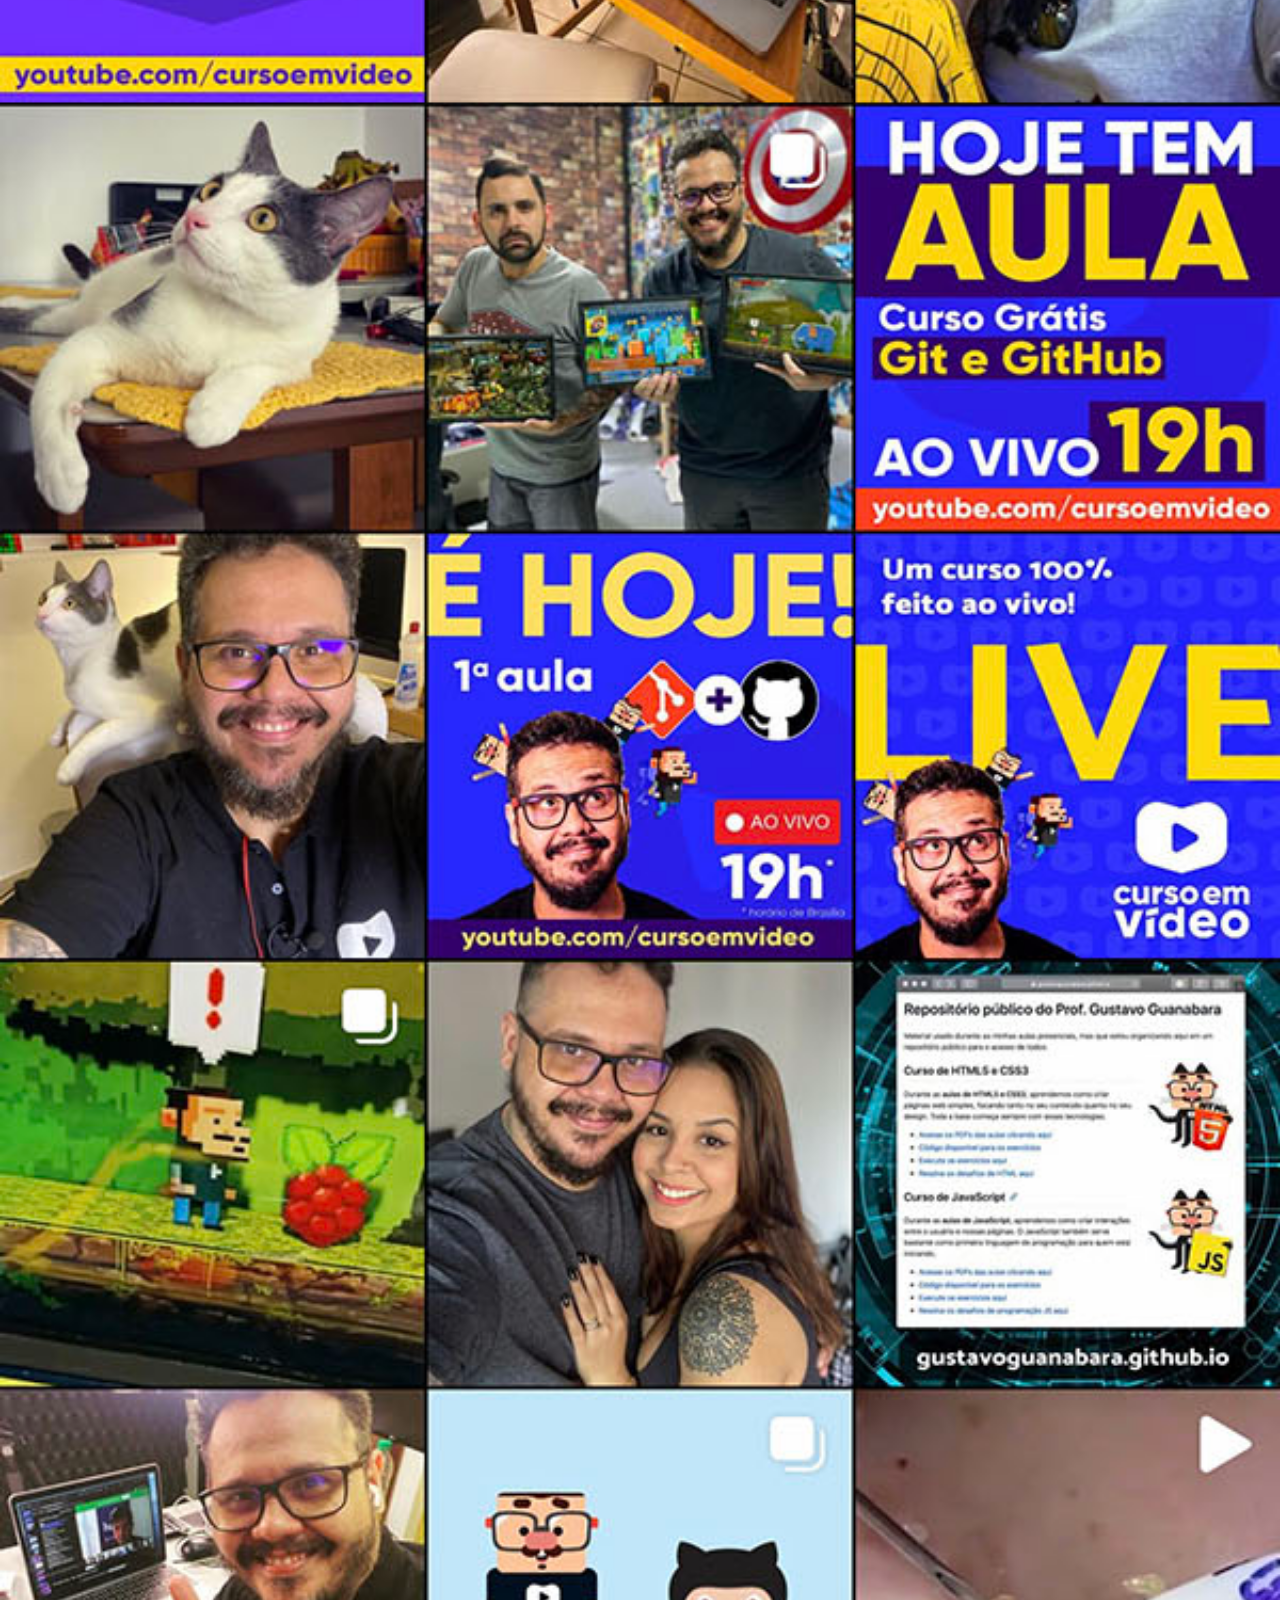
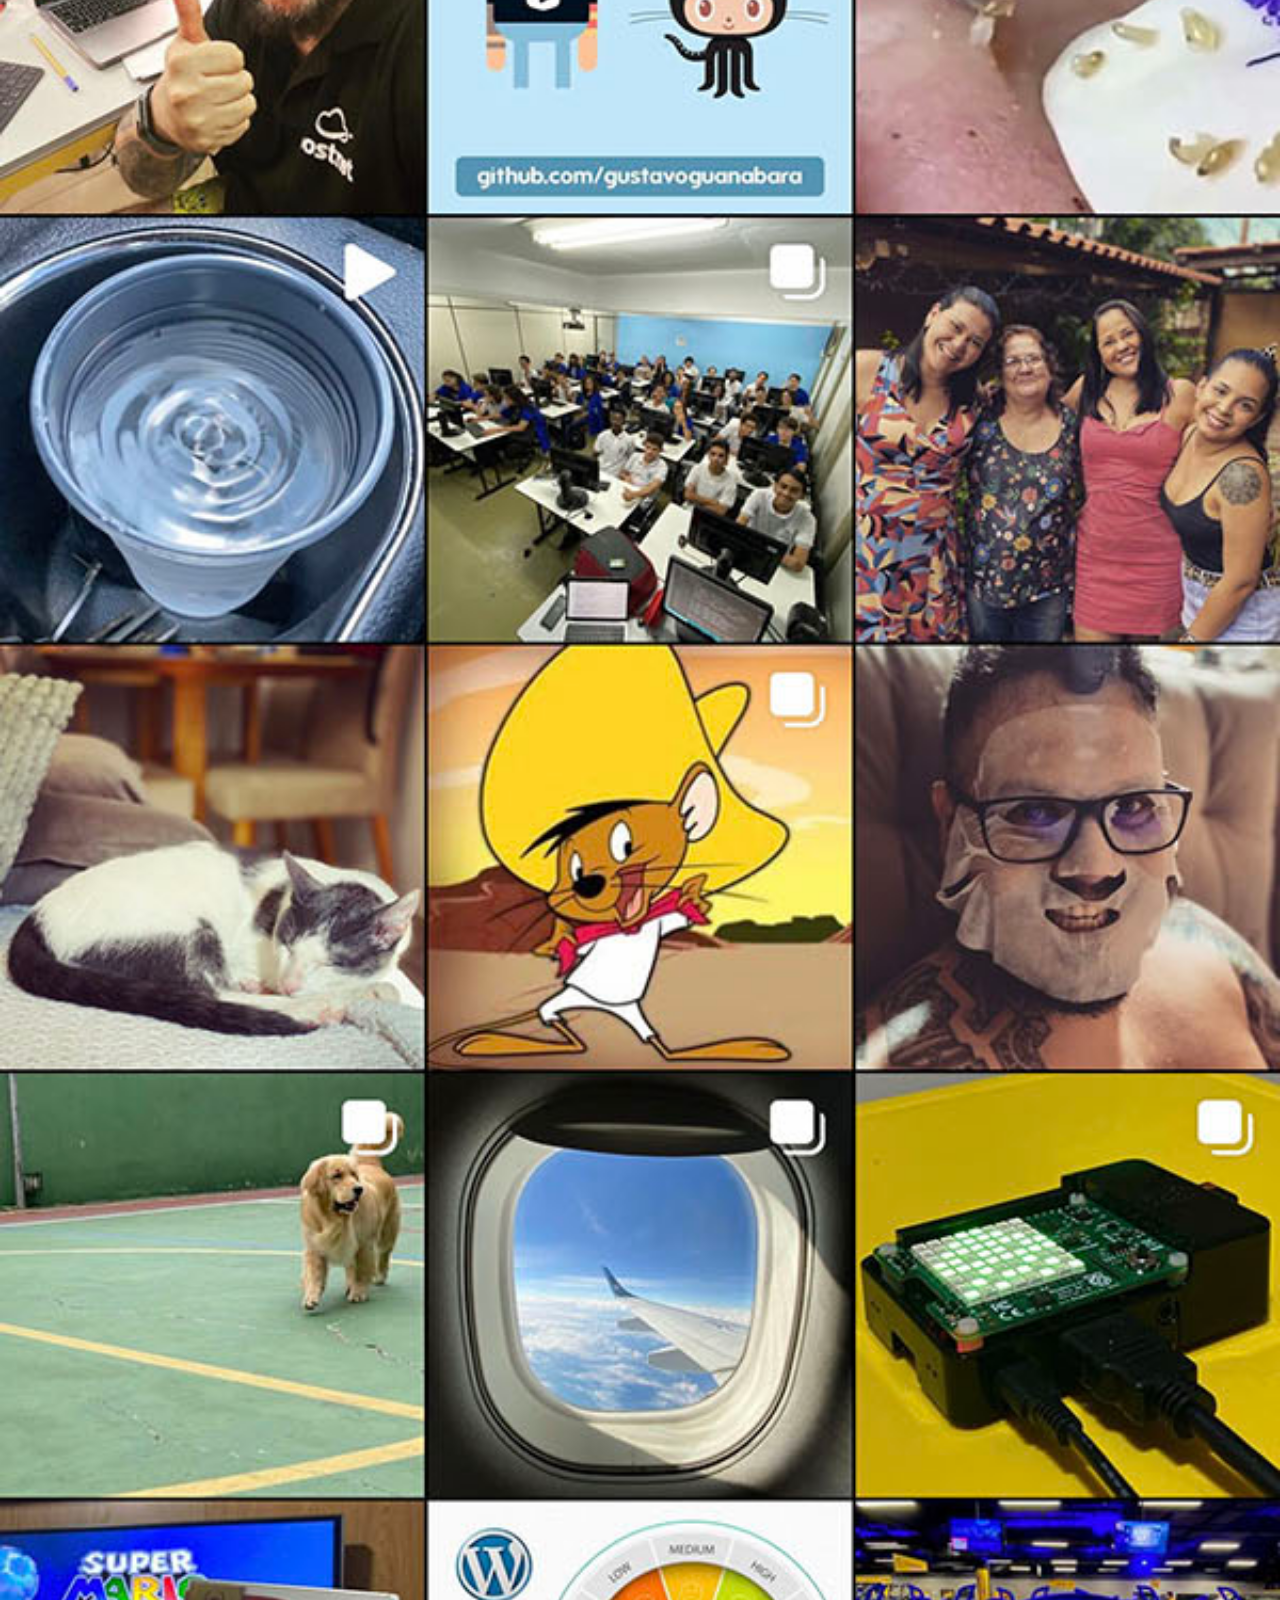
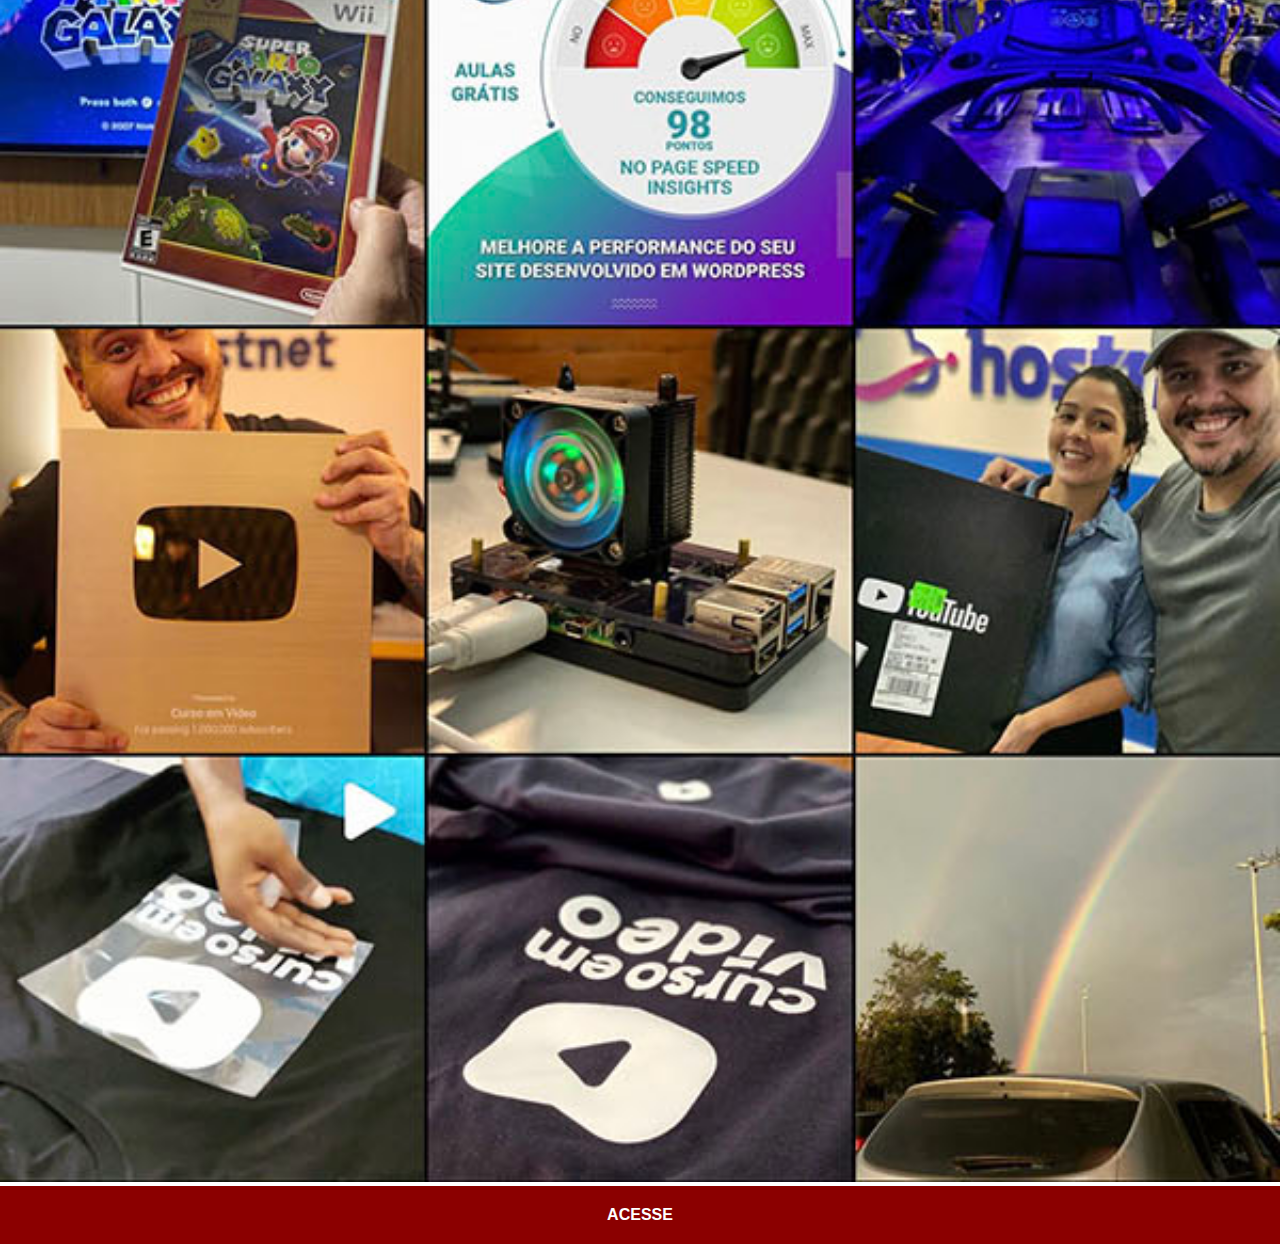
<file: instagram.html>
<!DOCTYPE html>
<html lang="pt-br">
<head>
    <meta charset="UTF-8">
    <meta http-equiv="X-UA-Compatible" content="IE=edge">
    <meta name="viewport" content="width=device-width, initial-scale=1.0">
    <title>Instagram</title>
    <link rel="stylesheet" href="estilos/social.css">
</head>
<body>
    <img src="imagens/tela-instagram.jpg" alt="instagram">
    <a href="https://www.instagram.com/gustavoguanabara/" target="_blank">ACESSE</a>
</body>
</html>
</file>
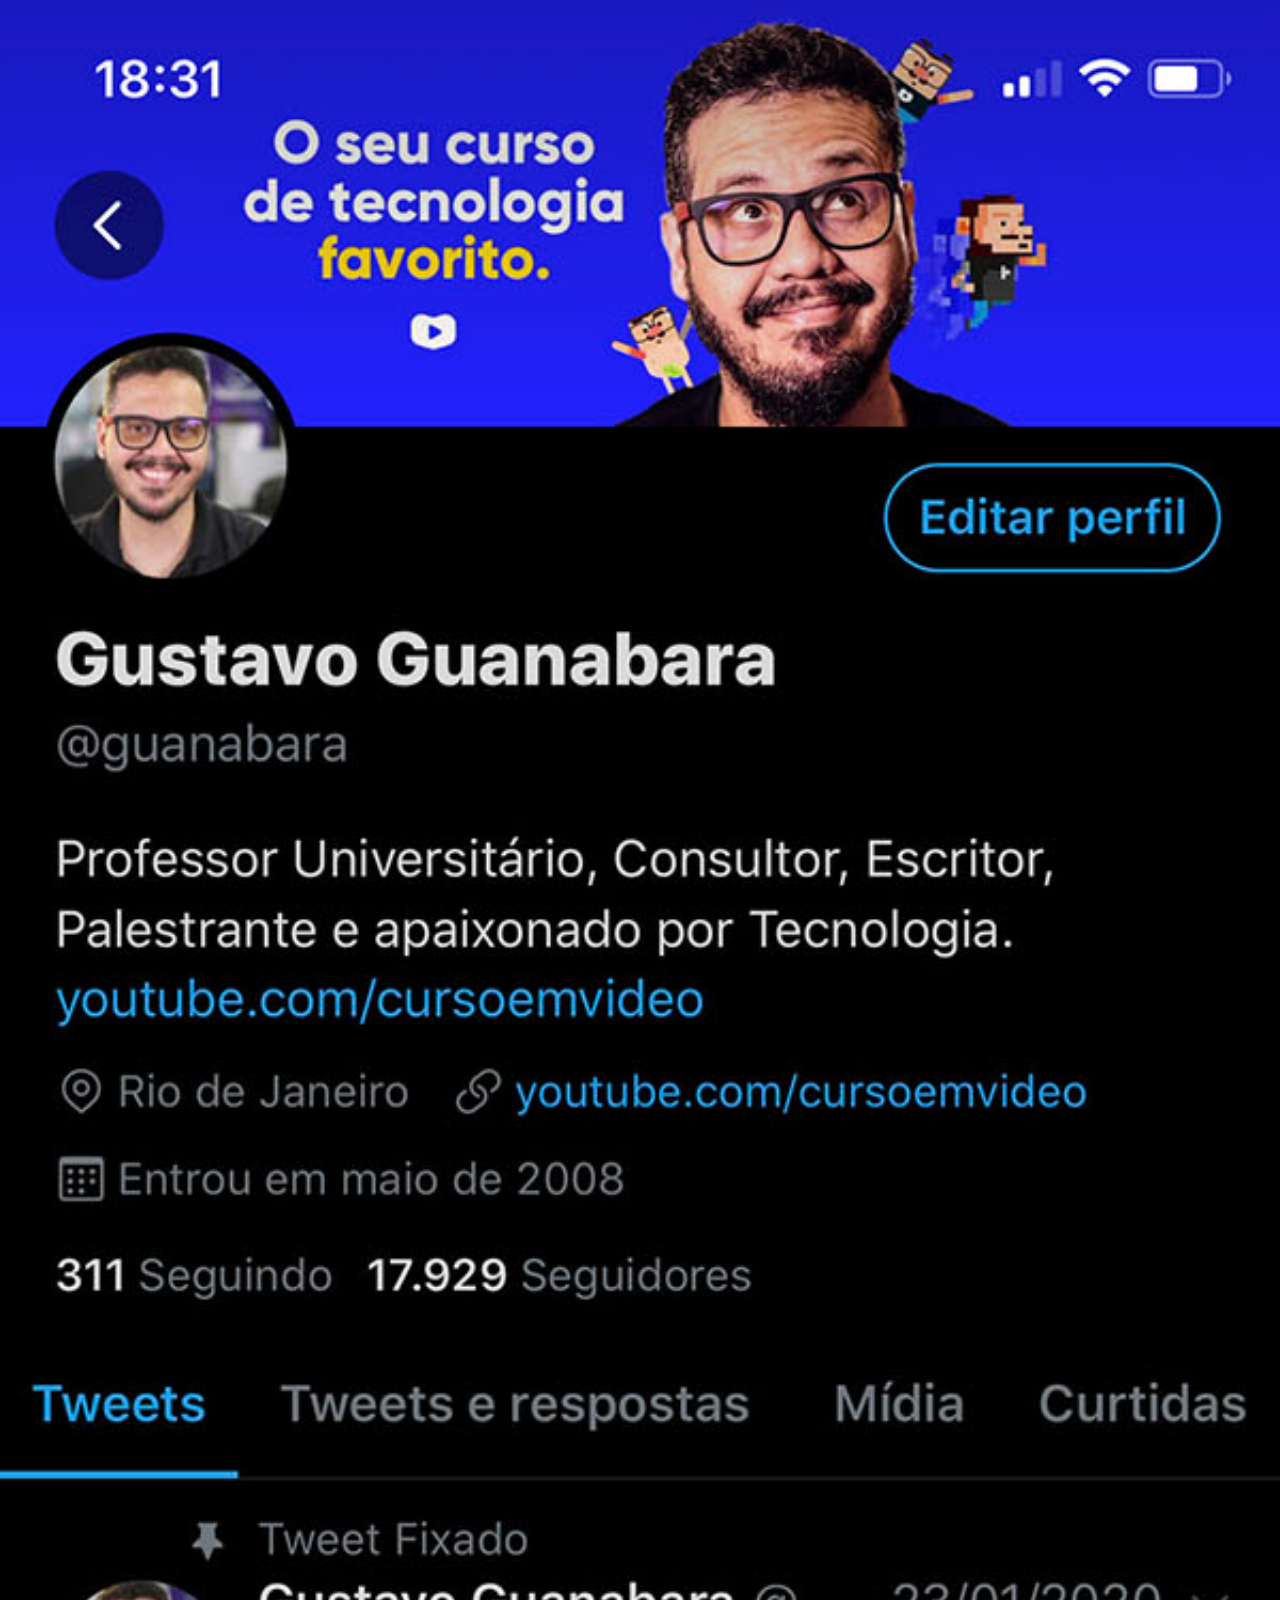
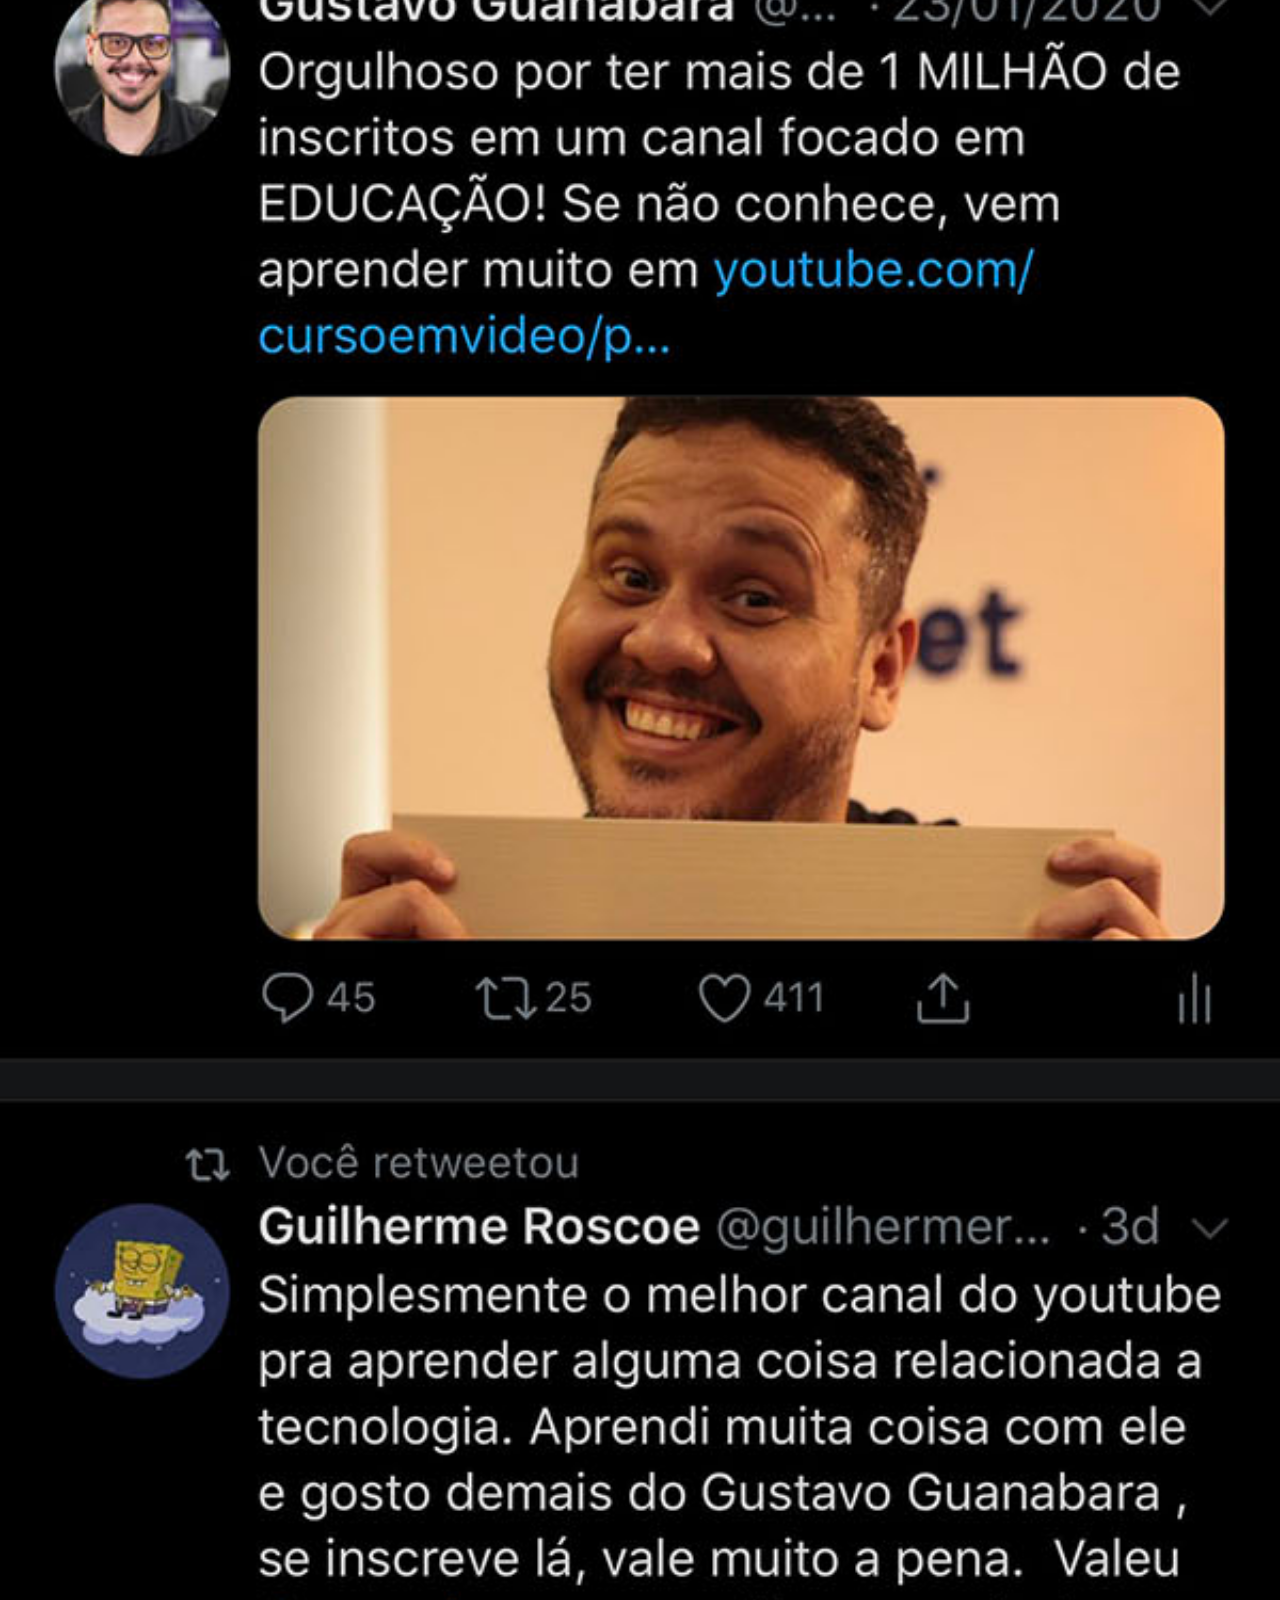
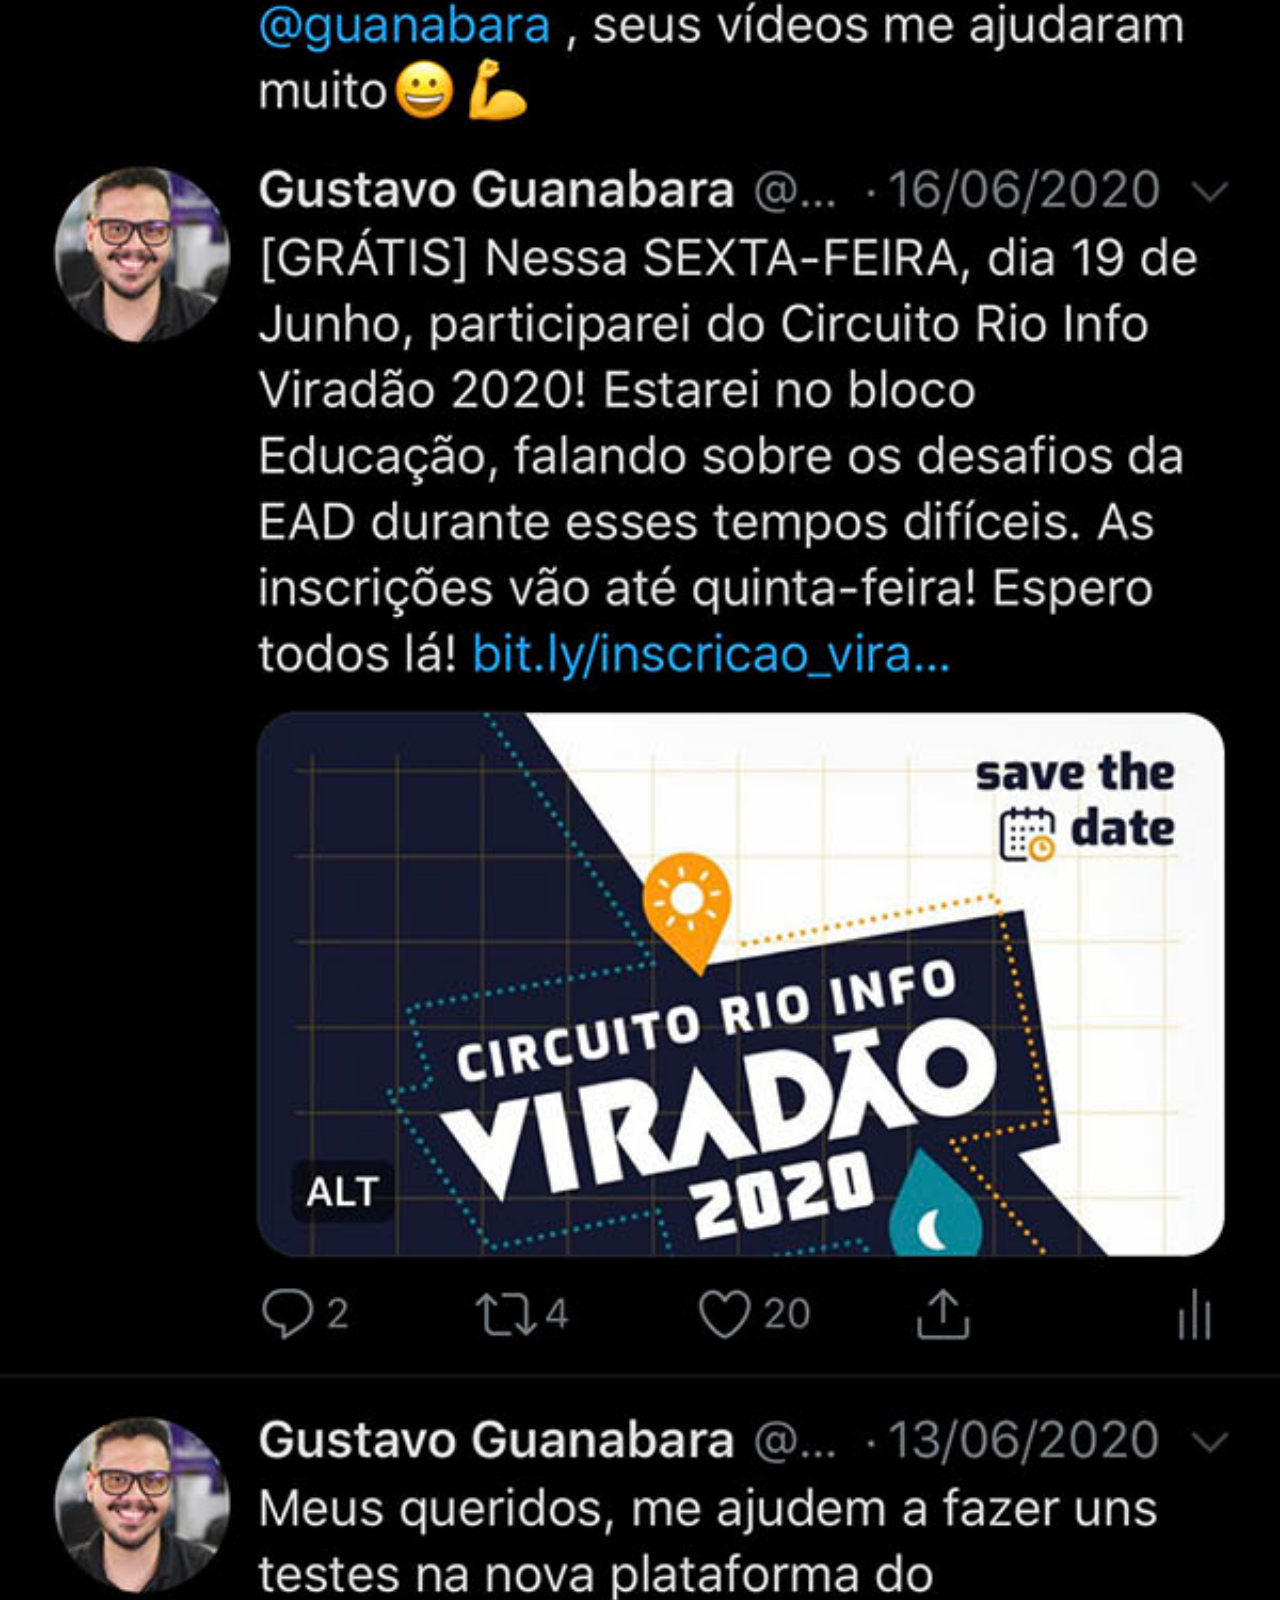
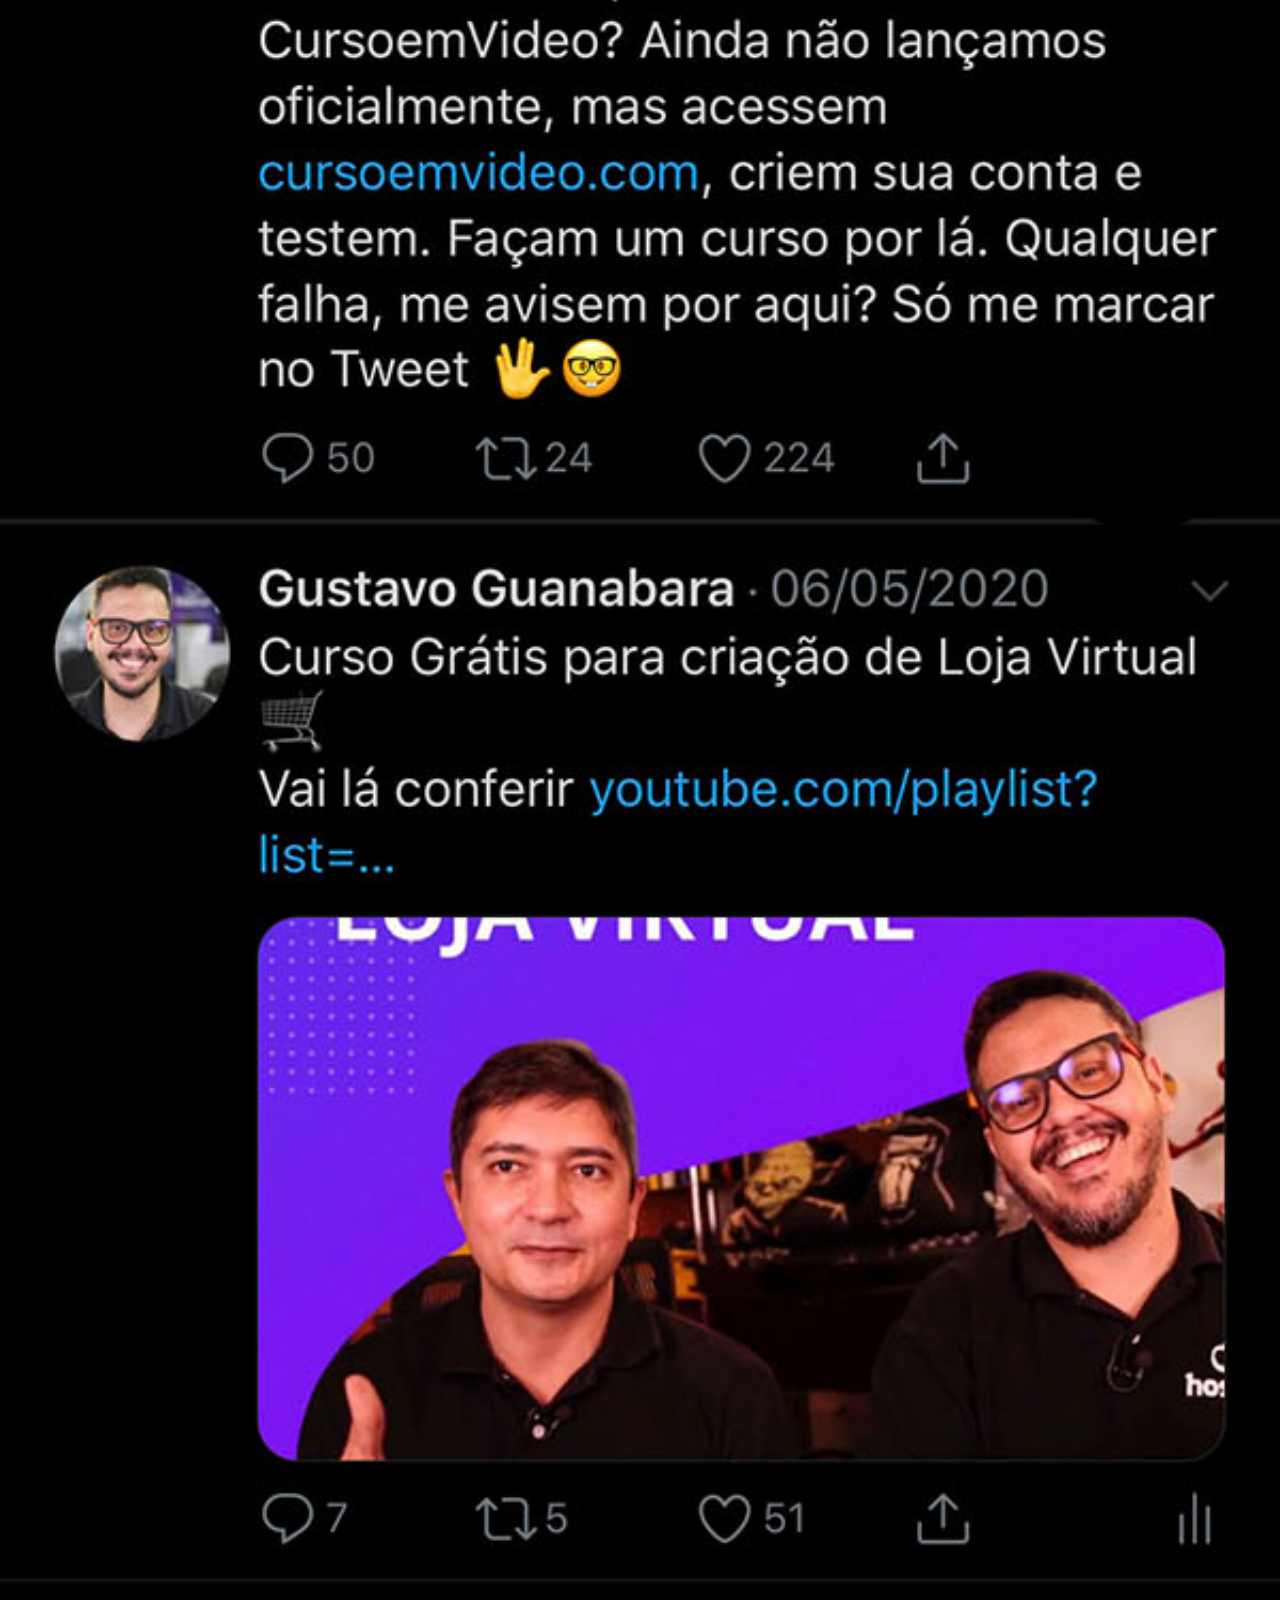
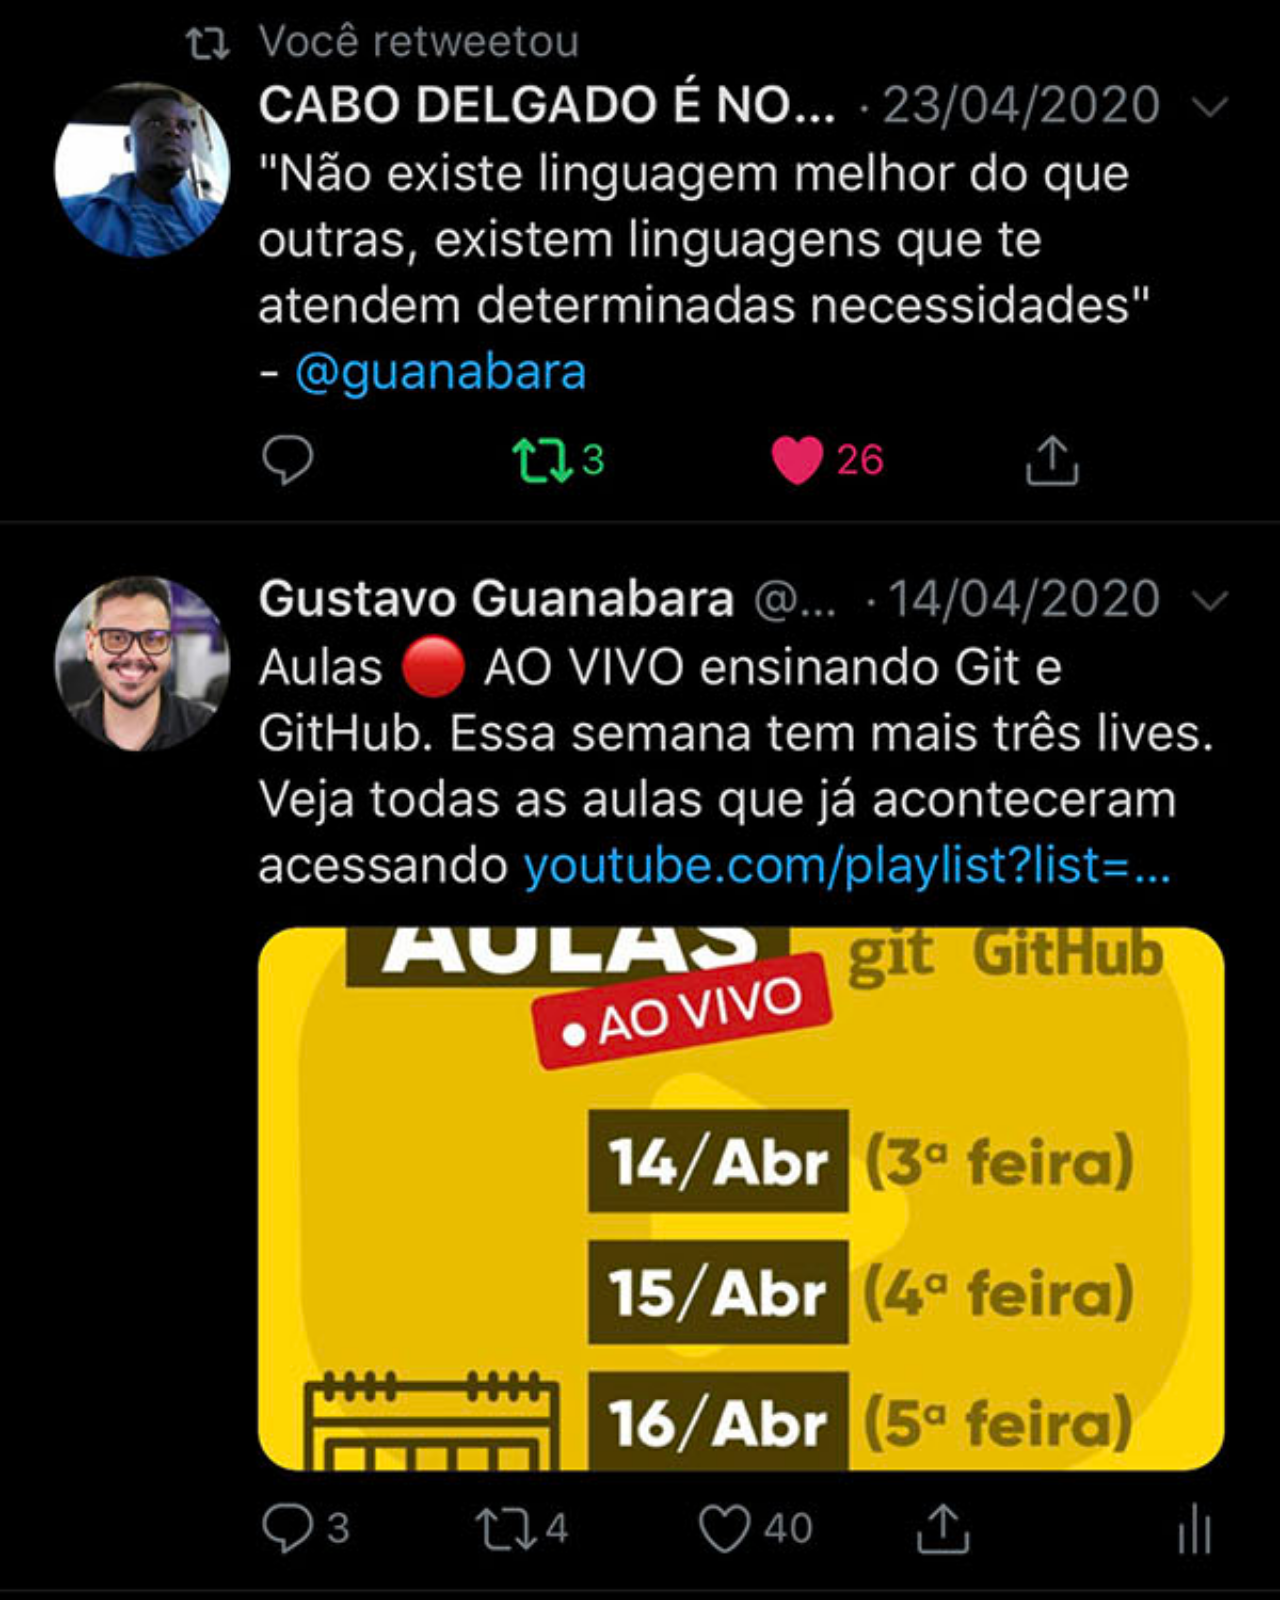
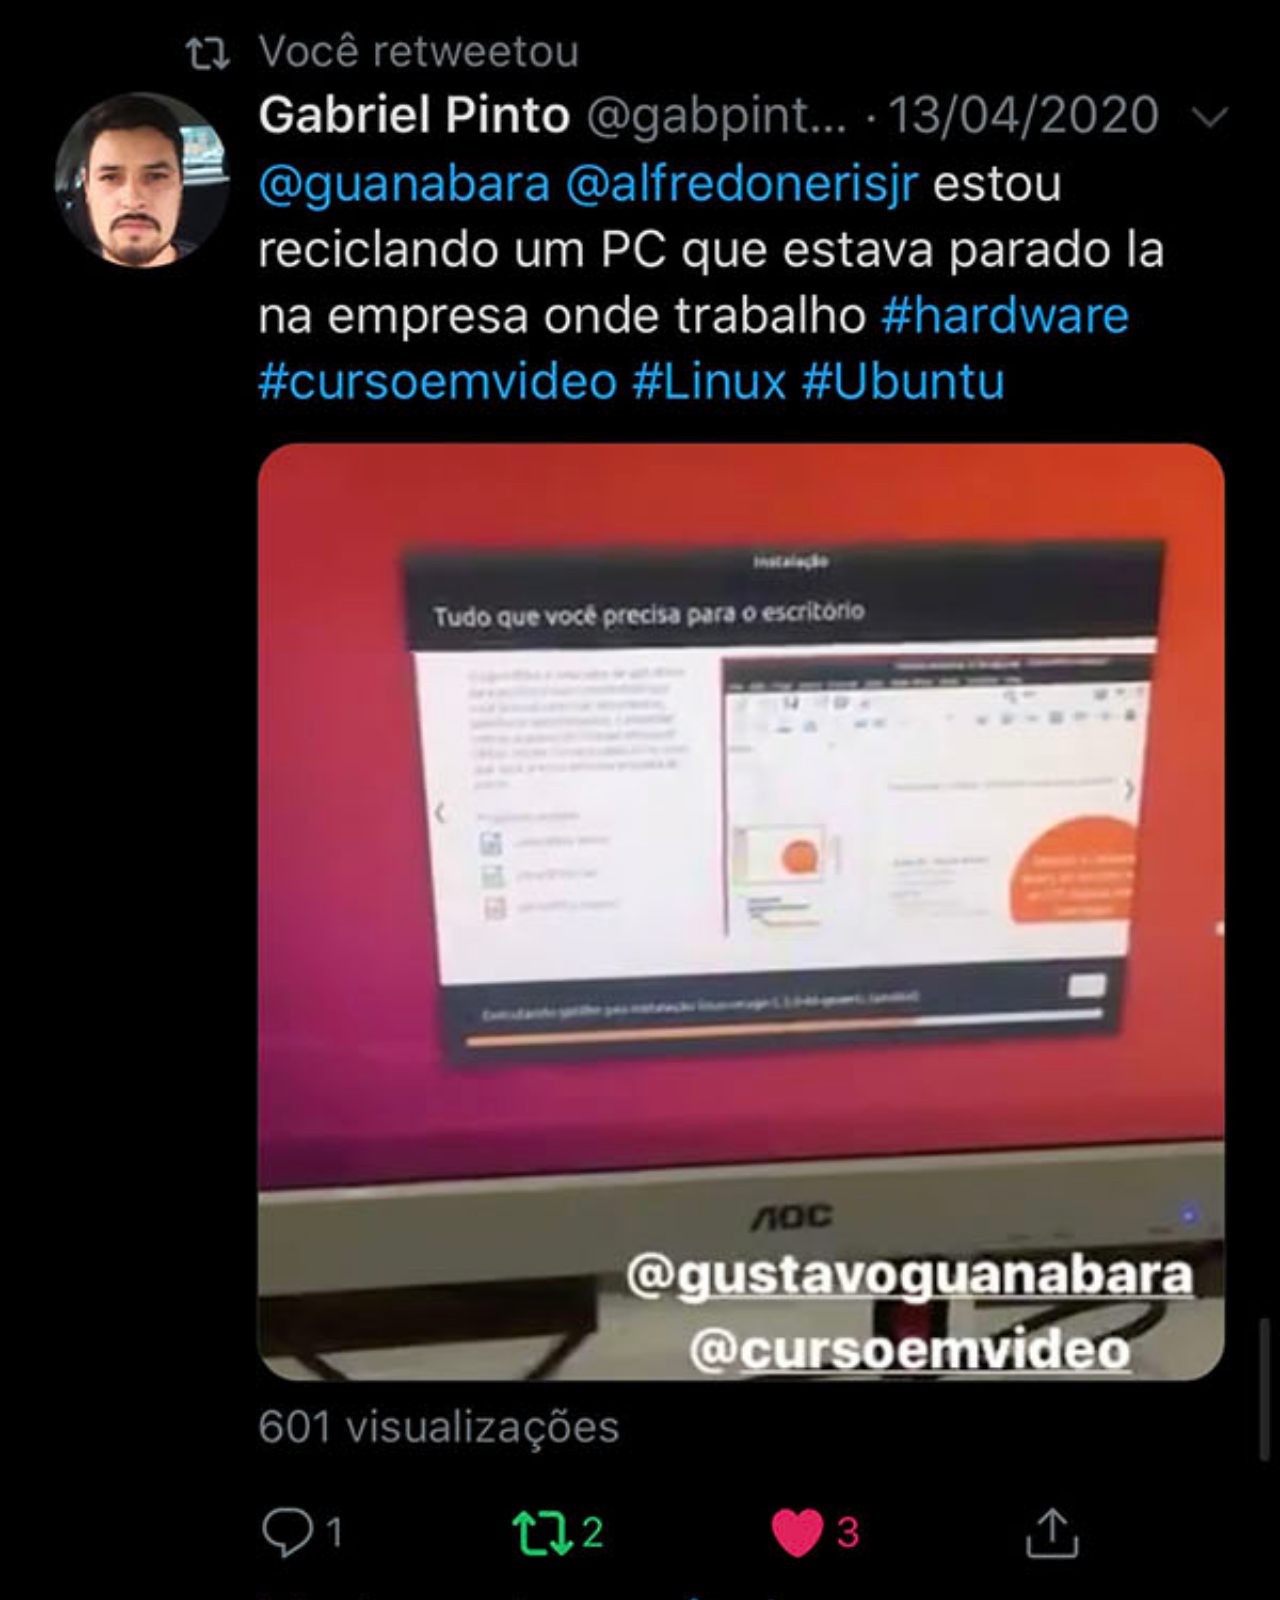
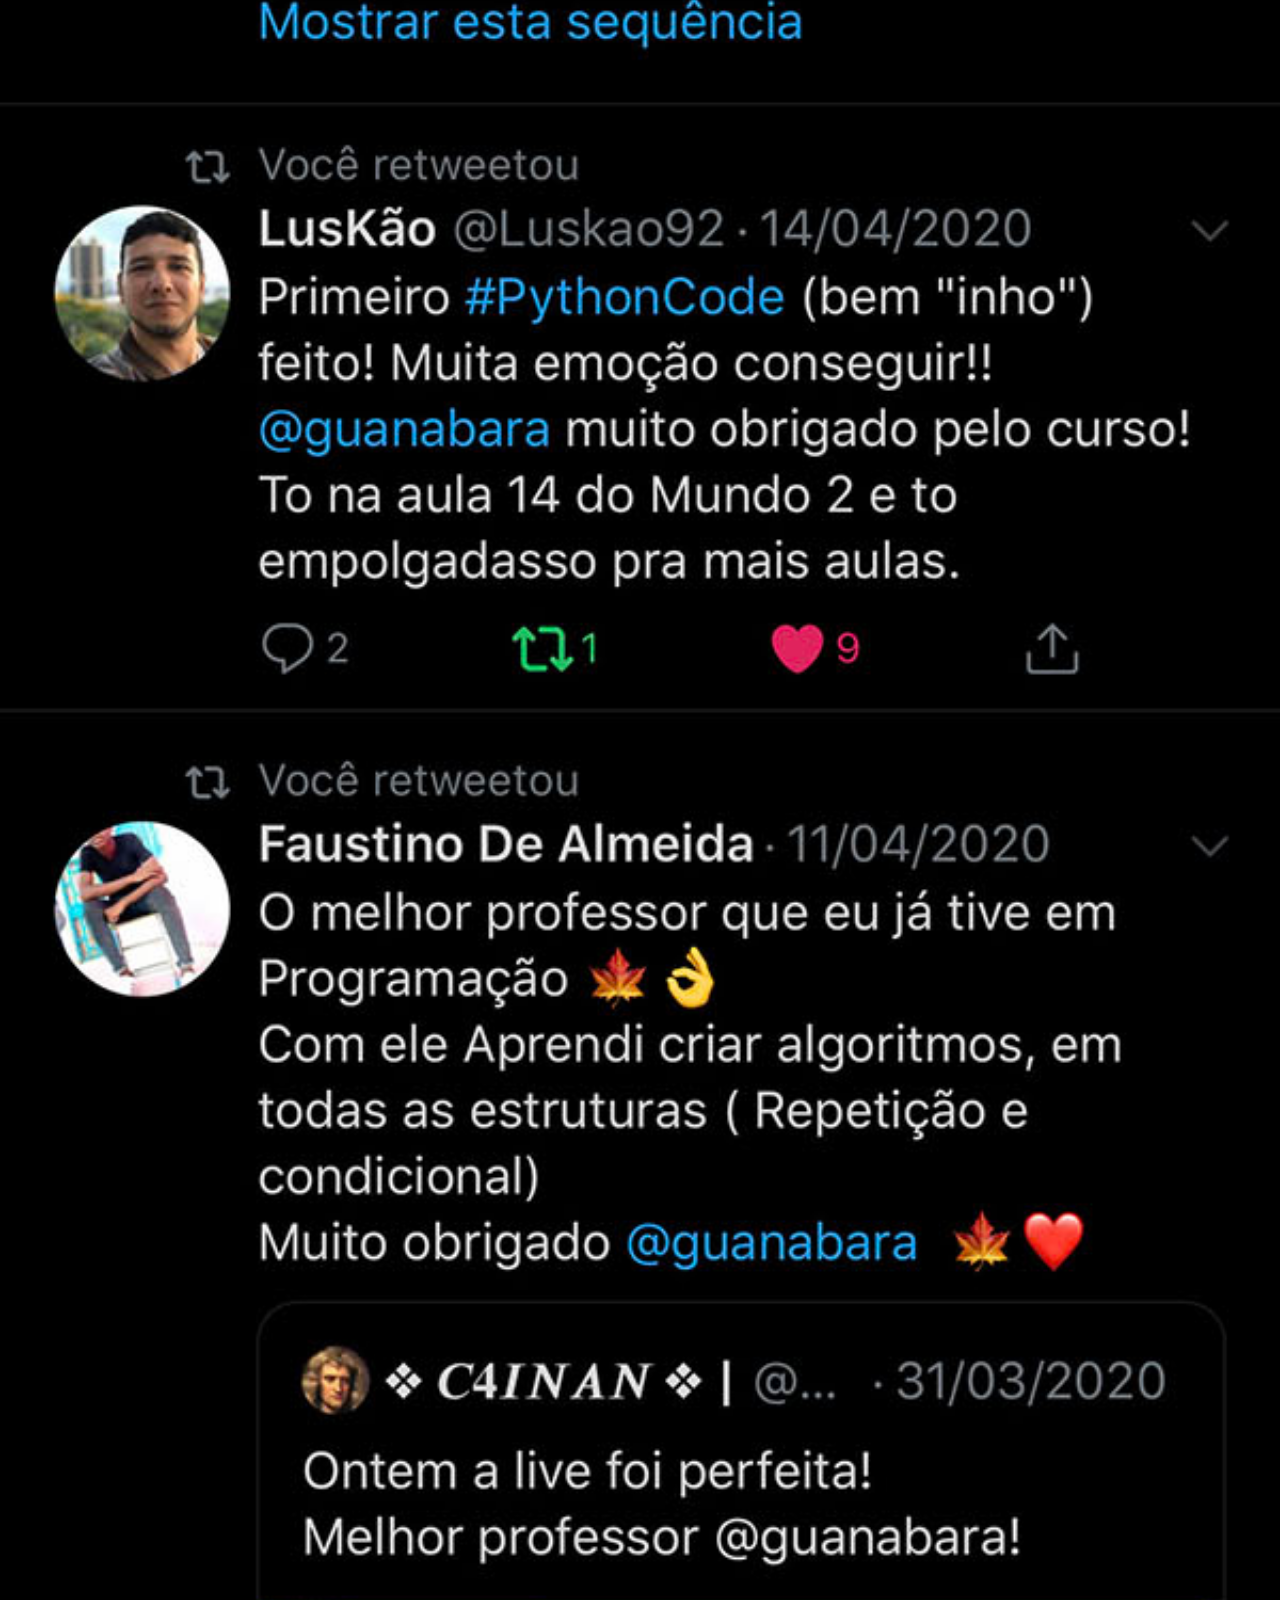
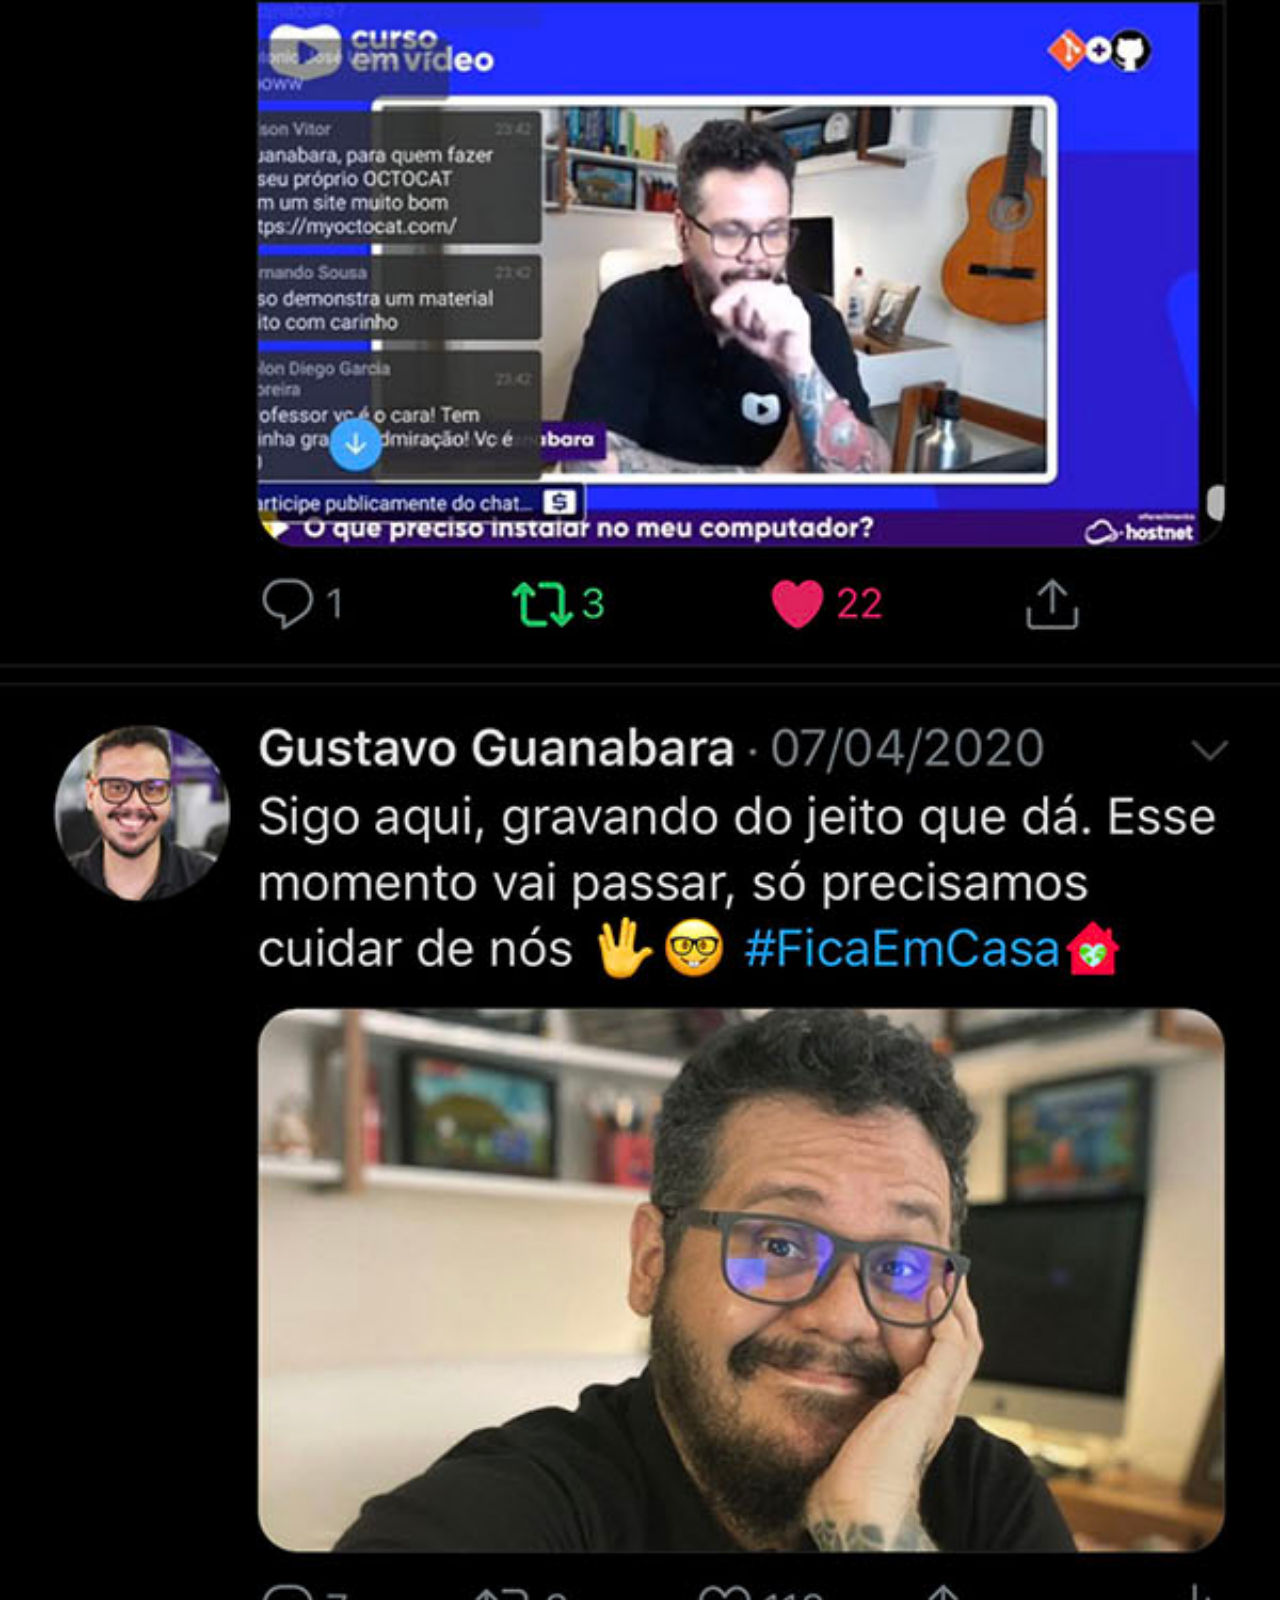
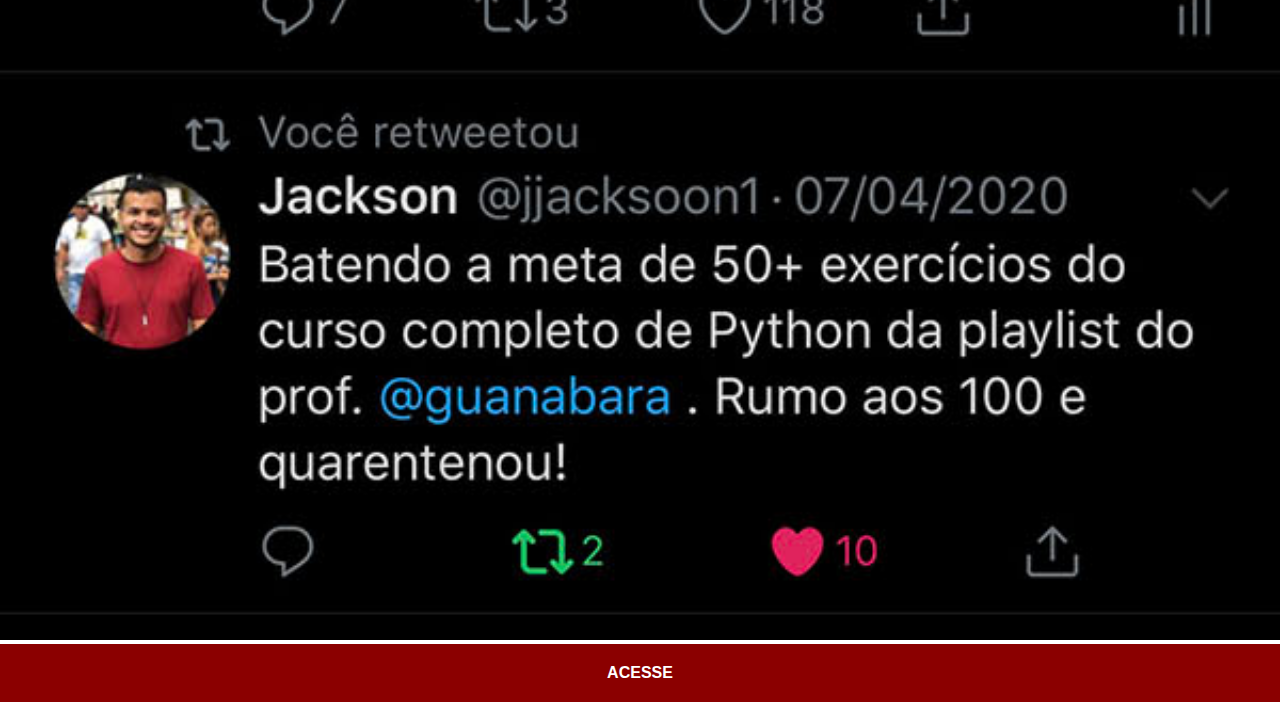
<file: twitter.html>
<!DOCTYPE html>
<html lang="pt-br">
<head>
    <meta charset="UTF-8">
    <meta http-equiv="X-UA-Compatible" content="IE=edge">
    <meta name="viewport" content="width=device-width, initial-scale=1.0">
    <title>Twitter</title>
    <link rel="stylesheet" href="estilos/social.css">
</head>
<body>
    <img src="imagens/tela-twitter.jpg" alt="Twitter">
    <a href="https://twitter.com/guanabara?ref_src=twsrc%5Egoogle%7Ctwcamp%5Eserp%7Ctwgr%5Eauthor" target="_blank">ACESSE</a>
</body>
</html>
</file>
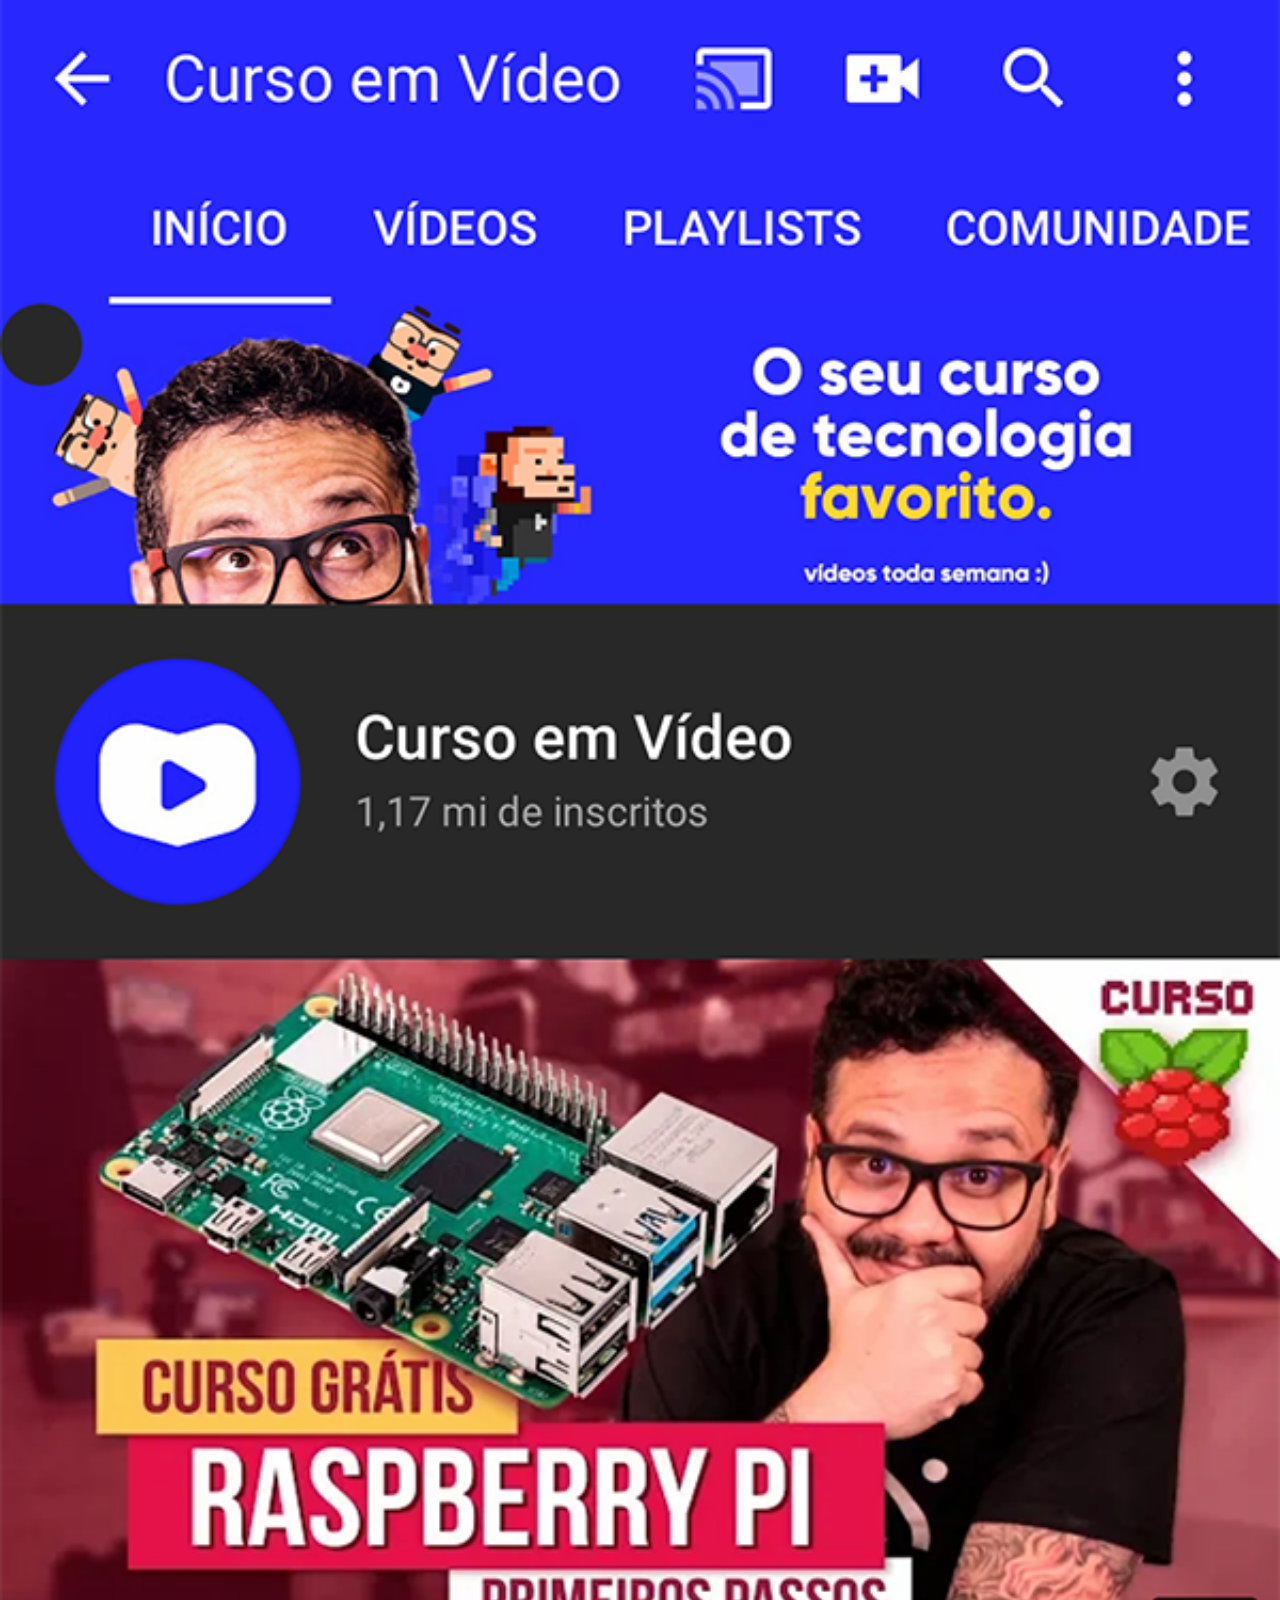
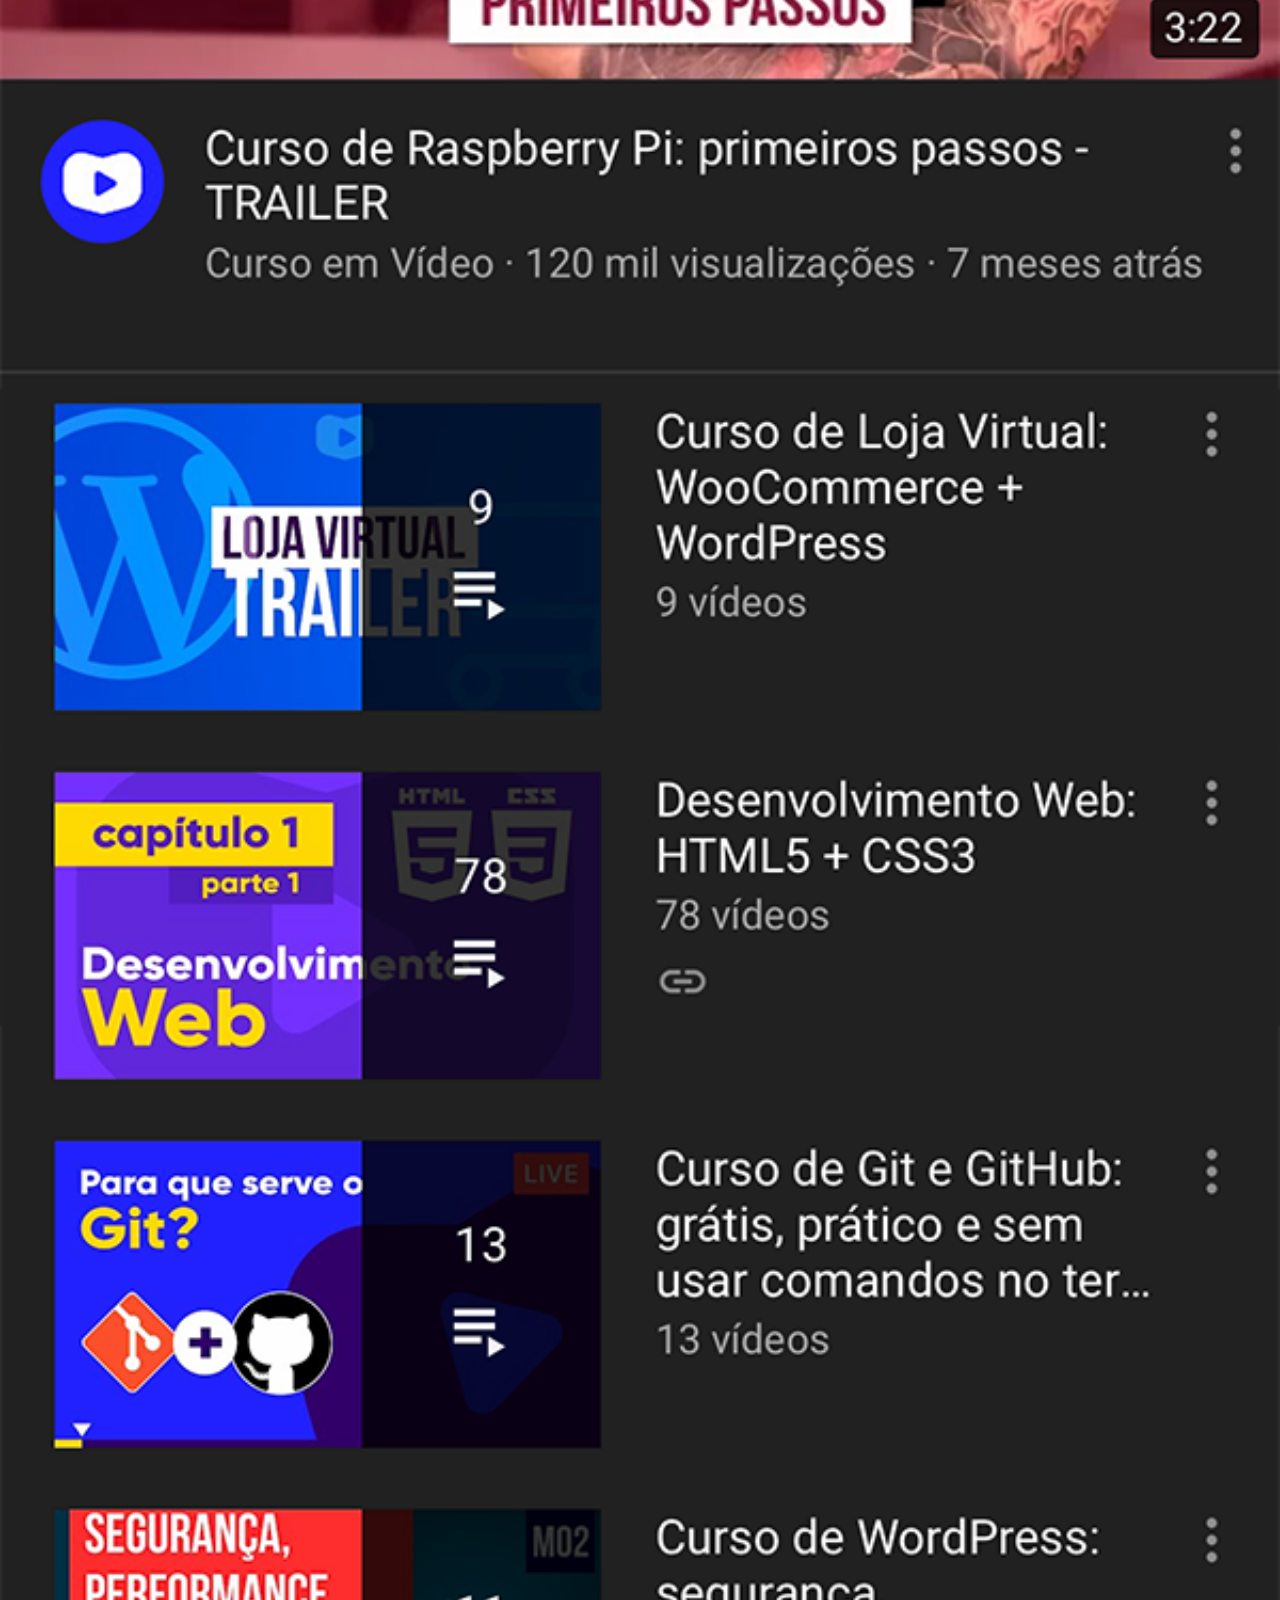
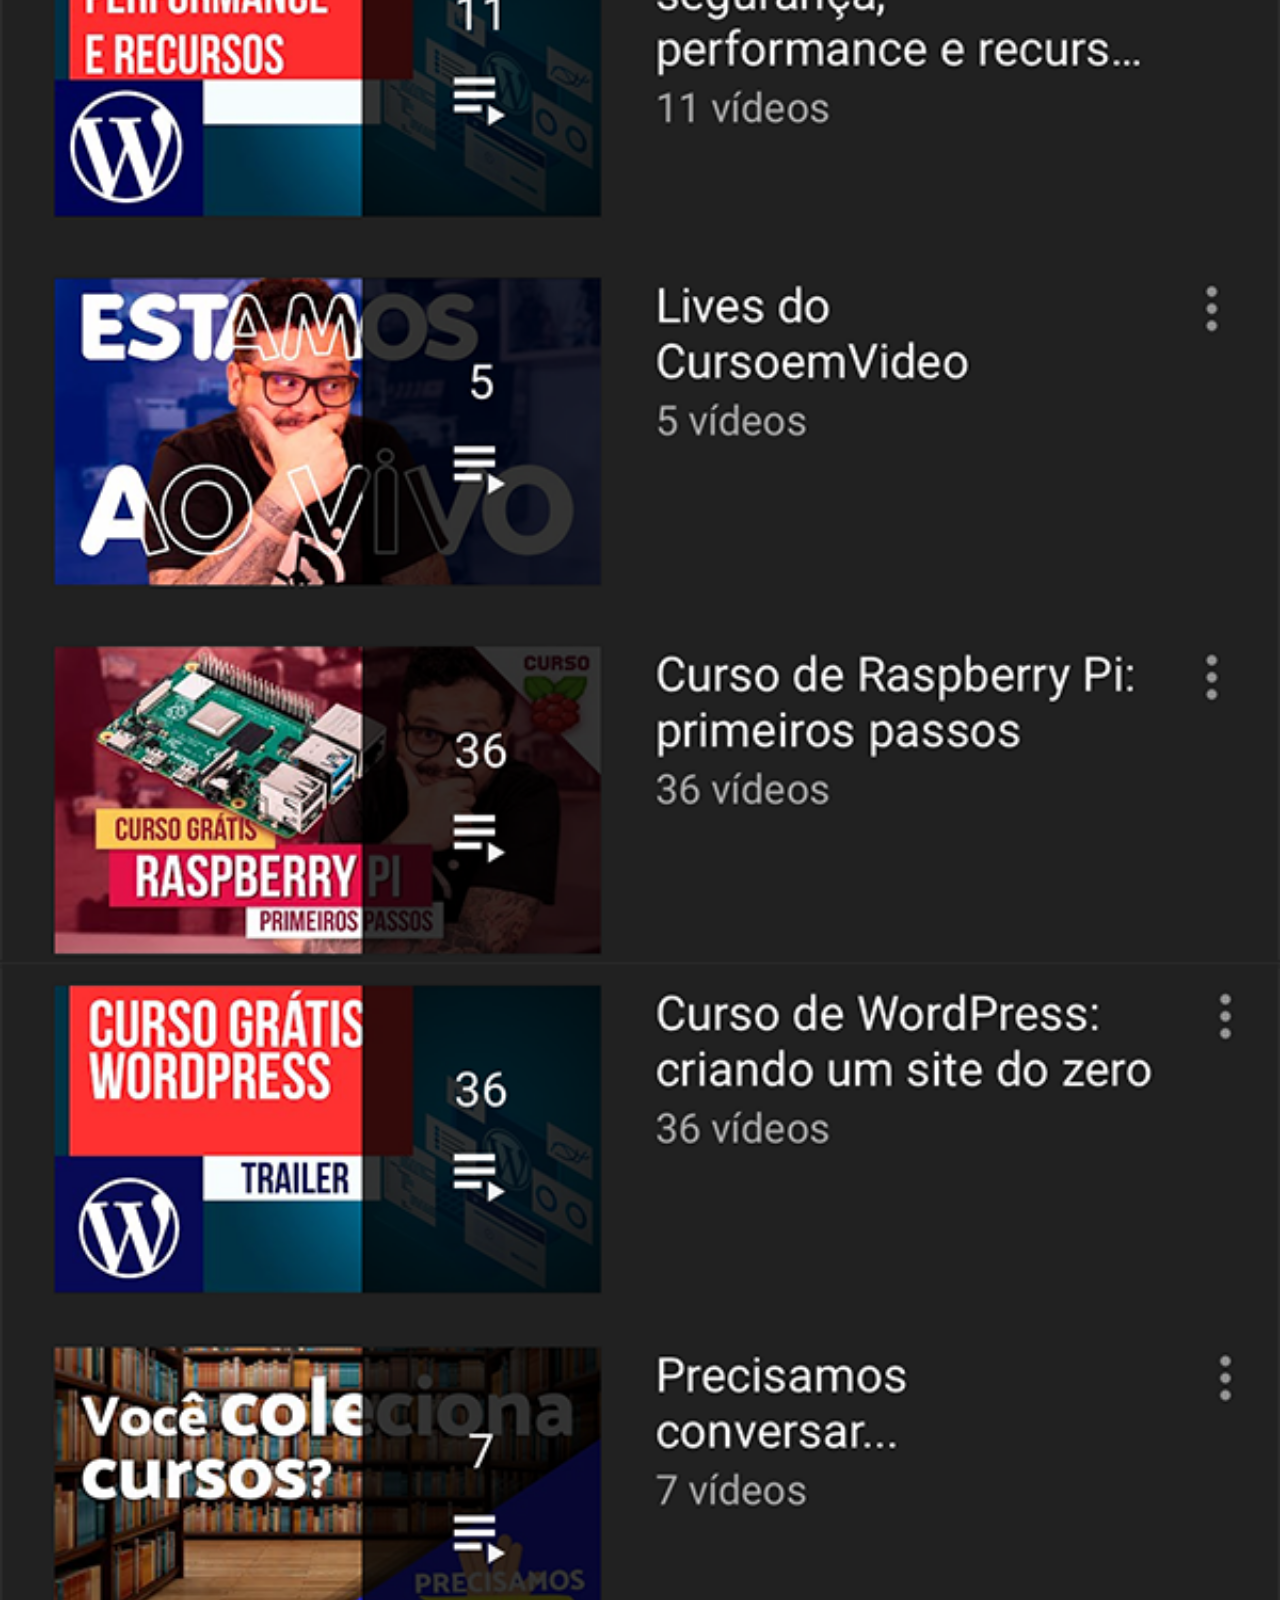
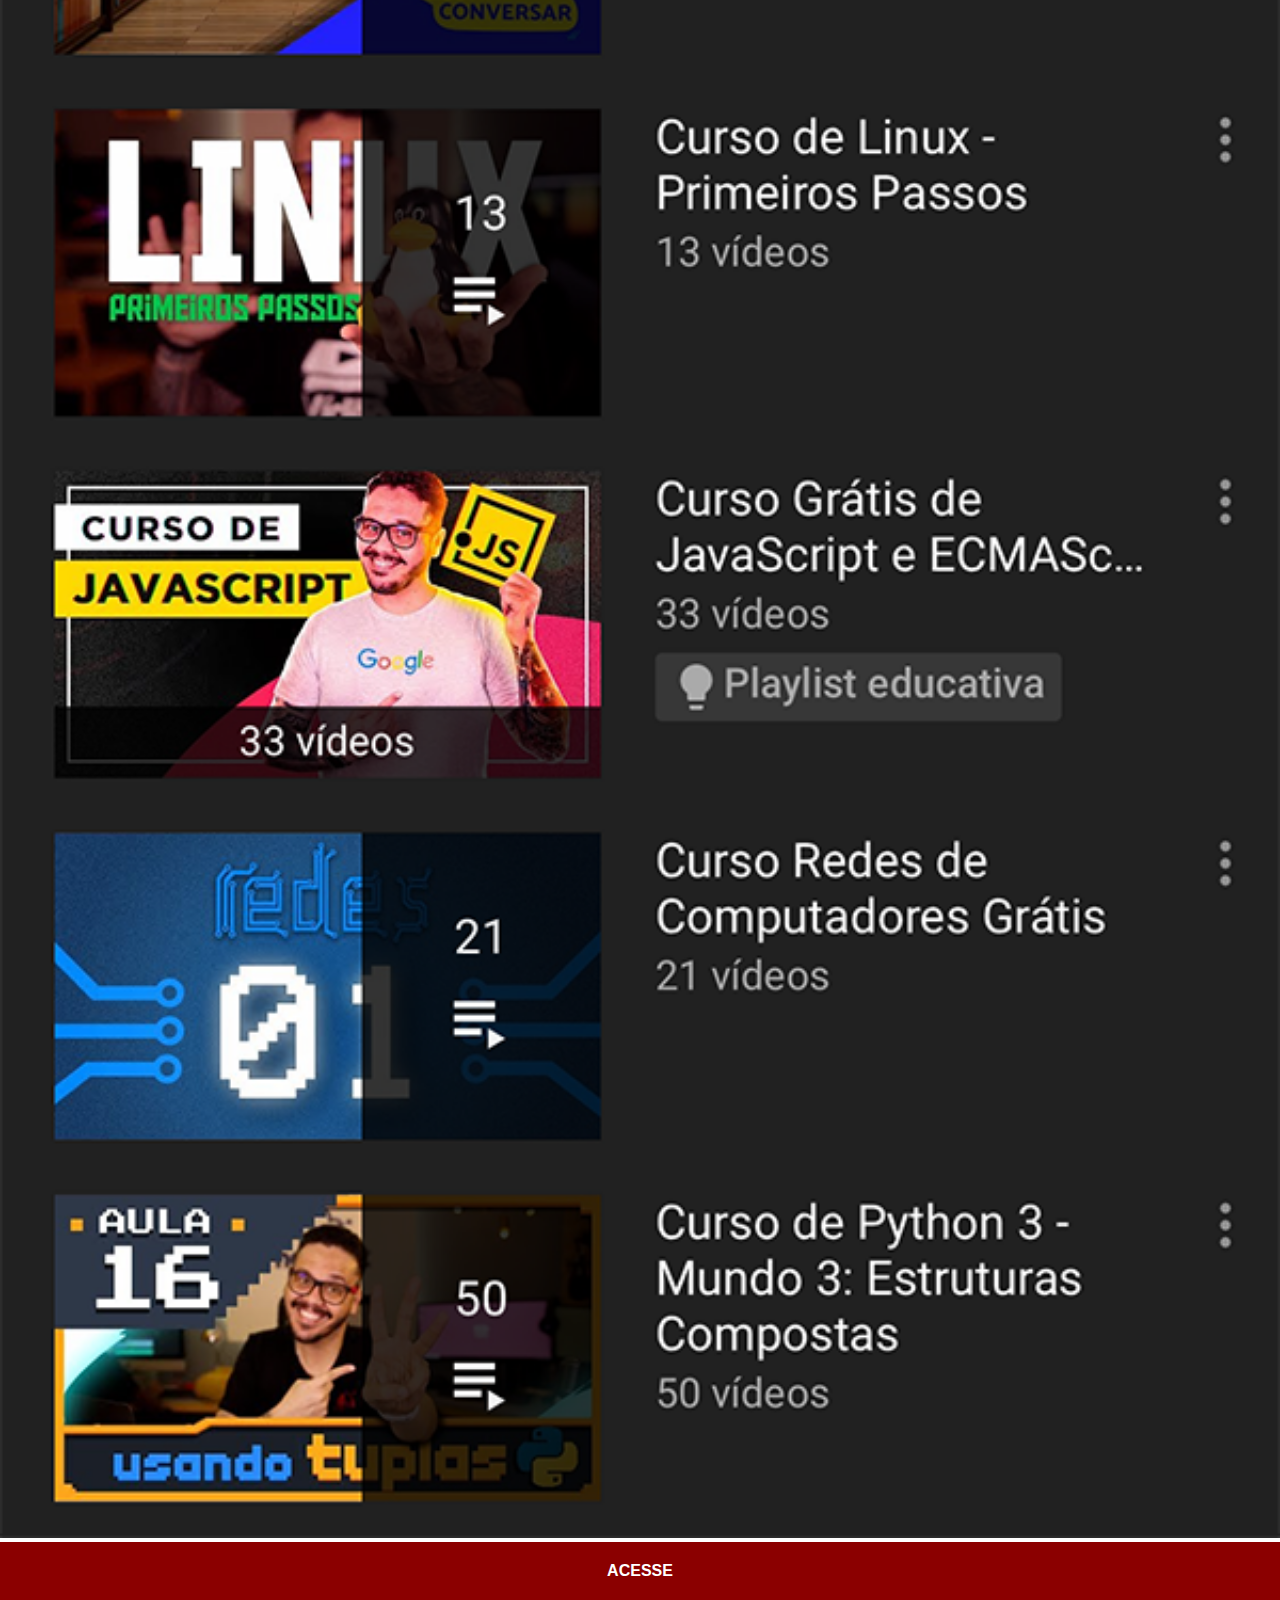
<file: youtube.html>
<!DOCTYPE html>
<html lang="pt-br">
<head>
    <meta charset="UTF-8">
    <meta http-equiv="X-UA-Compatible" content="IE=edge">
    <meta name="viewport" content="width=device-width, initial-scale=1.0">
    <title>YouTube</title>
    <link rel="stylesheet" href="estilos/social.css">
</head>
<body>
    <img src="imagens/tela-youtube.png" alt="youtube">
    <a href="https://www.youtube.com/@CursoemVideo/playlists" target="_blank">ACESSE</a>
</body>
</html>
</file>
<file: estilos/style.css>
@charset "UTF-8";

* {
    margin: 0px;
    padding: 0px;
    font-family: Arial, Helvetica, sans-serif;
}

html, body {
    height: 100vh;
    width: 100vw;
    background-color: black;
}

body {
    background: url(../imagens/fundo-madeira.jpg) no-repeat top center;
    background-size: cover;
    background-attachment: fixed;
}

main {
    height: 100vh;
    position: relative;
}

section#fone {
    position: absolute;
    top: 50%;
    left: 50%;
    transform: translate(-50%, -50%);

    height: 627px;
    width: 311px;
    background: url(../imagens/frame-iphone.png) no-repeat;
}

iframe#tela {
    position: relative;
    top: 81px;
    left: 23px;
    width: 267px;
    height: 470px;
}

section#redes-sociais {
    text-align: center;
}

section#redes-sociais img {
    width: 50px;
    margin: 10px;
    border-radius: 50%;
    box-shadow: 2px 2px 5px rgba(0, 0, 0, 0.400);
    box-sizing: border-box;
}

section#redes-sociais img:hover {
    border: 2px solid white;
    transform: translate(-5px, -5px);
    box-shadow: 5px 5px 10px rgba(0, 0, 0, 0.604);
    transition: transform 0.3s, border 0.2s;
}
</file>
<file: estilos/social.css>
@charset "UTF-8";

* {
    margin: 0px;
    padding: 0px;
    font-family: Arial, Helvetica, sans-serif;
 }

 ::-webkit-scrollbar {
    height: 0px;
    width: 0px;
 }

img {
width: 100vw;
}

a {
display: block;
background-color: darkred;
color: white;
padding: 20px;
text-align: center;
font-weight: bolder;
text-decoration: none;

}

a:hover {
background-color: red;
}
</file>
